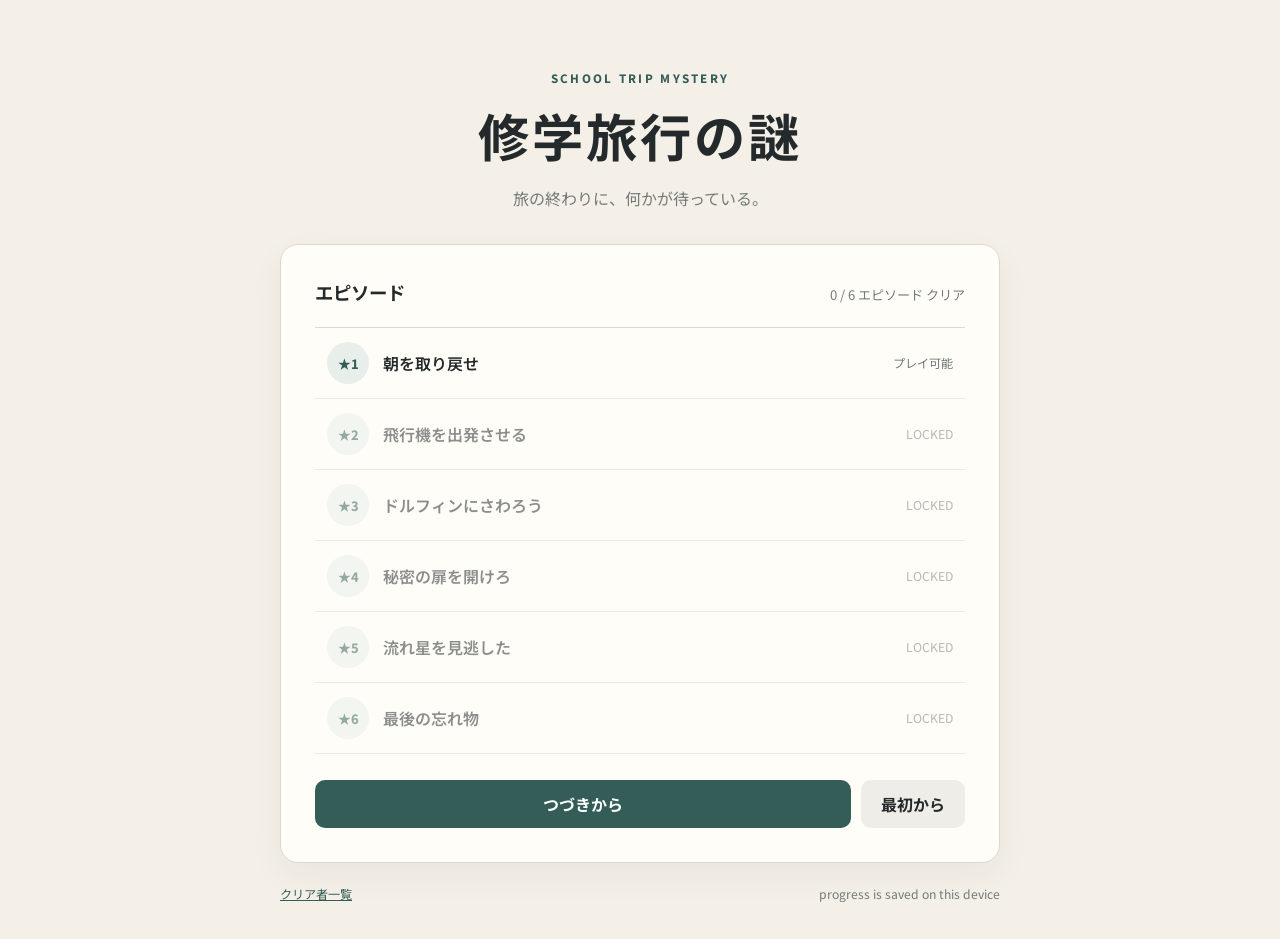
<file: index.html>
<!DOCTYPE html>
<html lang="ja">
 <head>
  <meta charset="utf-8"/>
  <meta content="width=device-width, initial-scale=1" name="viewport"/>
  <meta content="#f4f0e8" name="theme-color"/>
  <title>
   修学旅行の謎
  </title>
  <link href="css/common.css" rel="stylesheet"/>
  <script defer="" src="js/common.js">
  </script>
 </head>
 <body data-page="top">
  <main class="top-shell">
   <header class="top-header">
    <p class="eyebrow">
     SCHOOL TRIP MYSTERY
    </p>
    <h1>
     修学旅行の謎
    </h1>
    <p class="lead">
     旅の終わりに、何かが待っている。
    </p>
   </header>
   <section class="panel">
    <div class="section-heading">
     <h2>
      エピソード
     </h2>
     <p class="muted" id="progress-summary">
      進行状況を読み込み中&hellip;
     </p>
    </div>
    <ol class="episode-list" id="episode-list">
    </ol>
    <div class="top-actions">
     <button class="button button-primary" id="continue-button" type="button">
      つづきから
     </button>
     <button class="button button-quiet" id="restart-button" type="button">
      最初から
     </button>
    </div>
   </section>
   <footer class="top-footer">
    <span aria-label="クリア者一覧（準備中）">
    <a href="./clearers.html">クリア者一覧</a>
    </span>
    <span>
     progress is saved on this device
    </span>
   </footer>
  </main>
 </body>
</html>
</file>
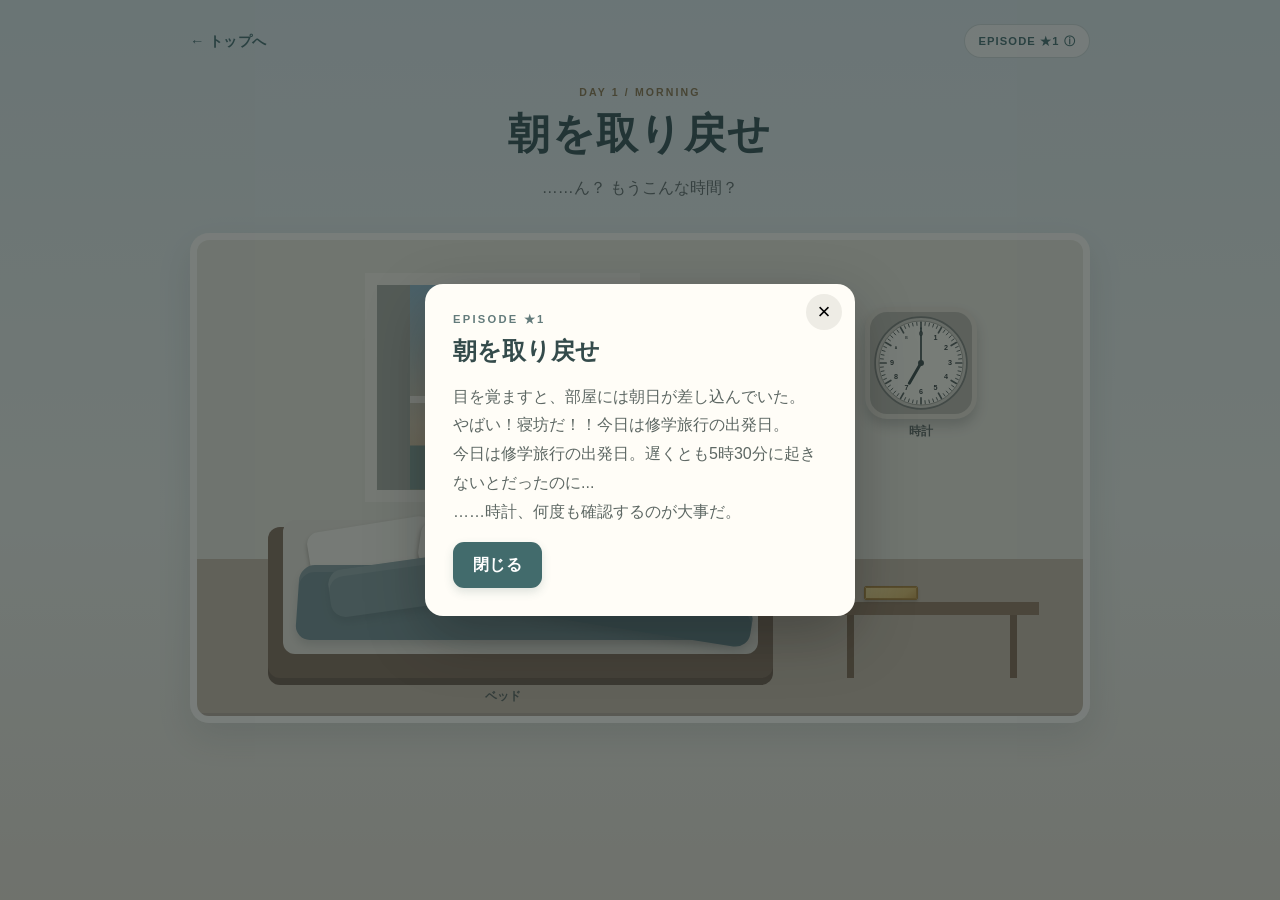
<file: 01/index.html>
<!DOCTYPE html>
<html lang="ja">
 <head>
  <meta charset="utf-8"/>
  <meta content="width=device-width,initial-scale=1" name="viewport"/>
  <title>
   &starf;1 朝を取り戻せ
  </title>
  <link href="../css/common.css" rel="stylesheet"/>
  <link href="../css/episode01.css" rel="stylesheet"/>
  <link href="../css/theme.css" rel="stylesheet"/>
  <script defer="" src="../js/common.js">
  </script>
  <script defer="" src="../js/story-text.js">
  </script>
  <script defer="" src="../js/episode01.js">
  </script>
 </head>
 <body data-episode="1">
  <main class="room-shell">
   <header class="room-header">
    <a class="back-link" href="../index.html">
     &larr; トップへ
    </a>
    <button class="episode-chip" id="episode-open">
     EPISODE &starf;1 ⓘ
    </button>
   </header>
   <section class="room-intro">
    <p class="room-kicker">
     DAY 1 / MORNING
    </p>
    <h1>
     朝を取り戻せ
    </h1>
    <p>
     &hellip;&hellip;ん？ もうこんな時間？
    </p>
   </section>
   <section class="bedroom">
    <div class="window-scene" id="window-scene">
     <div class="sun">
     </div>
     <div class="distant-building">
     </div>
     <div class="window-mullion vertical">
     </div>
     <div class="window-mullion horizontal">
     </div>
     <div class="curtain curtain-left">
     </div>
     <div class="curtain curtain-right">
     </div>
    </div>
    <button aria-label="時計を見る" class="room-object clock-object" id="clock-object">
     <span class="clock-body">
      <svg class="clock-face" viewbox="0 0 240 240">
       <circle class="clock-rim" cx="120" cy="120" r="108">
       </circle>
       <circle class="clock-dial" cx="120" cy="120" r="99">
       </circle>
       <g class="ticks">
       </g>
       <g class="numbers">
       </g>
       <line class="hour-hand" x1="120" x2="120" y1="120" y2="65">
       </line>
       <line class="minute-hand" x1="120" x2="120" y1="120" y2="38">
       </line>
       <circle class="clock-pin" cx="120" cy="120" r="7">
       </circle>
      </svg>
     </span>
     <span class="object-hint">
      時計
     </span>
    </button>
    <button aria-label="ベッド" class="room-object bed-object" id="bed-object">
     <span class="bed-frame">
     </span>
     <span class="mattress">
     </span>
     <span class="pillow p1">
     </span>
     <span class="pillow p2">
     </span>
     <span class="blanket b1">
     </span>
     <span class="blanket b2">
     </span>
     <span class="blanket b3">
     </span>
     <span class="bed-hint">
      ベッド
     </span>
    </button>
    <div class="desk-object">
     <div class="desk-top">
     </div>
     <div class="desk-leg">
     </div>
     <button aria-label="机の上の黄色い箱" class="book book-one gold-box" id="gold-box" type="button">
      <span aria-hidden="true" class="gold-box-lid">
      </span>
     </button>
    </div>
    <div class="floor-line">
    </div>
   </section>
   <section class="status-row">
    <div>
     <span class="status-label">
      TIME
     </span>
     <strong id="status-time">
      7:00
     </strong>
    </div>
    <p id="status-message">
     どうやら、寝過ごしてしまったらしい。
    </p>
   </section>
   <section class="interaction-panel">
    <p class="panel-eyebrow">
     ROOM
    </p>
    <p>
     部屋の中は静まり返っている。
    </p>
   </section>
   <footer class="room-footer">
    <span>
     気になるところを調べてみよう。
    </span>
    <span>
     進行状況は自動保存されます
    </span>
   </footer>
  </main>
  <div class="modal-backdrop" id="episode-modal">
   <section class="object-modal">
    <button class="modal-close" id="episode-close">
     &times;
    </button>
    <p class="panel-eyebrow">
     EPISODE &starf;1
    </p>
    <h2>
     朝を取り戻せ
    </h2>
    <p class="modal-description">
     目を覚ますと、部屋には朝日が差し込んでいた。
     <br/>
     やばい！寝坊だ！！今日は修学旅行の出発日。
     <br/>
     今日は修学旅行の出発日。遅くとも5時30分に起きないとだったのに...
     <br/>
     &hellip;&hellip;時計、何度も確認するのが大事だ。
    </p>
    <button class="button button-primary" id="episode-start">
     閉じる
    </button>
   </section>
  </div>
  <div class="modal-backdrop" hidden="" id="clock-modal">
   <section class="object-modal clock-zoom">
    <button class="modal-close" id="clock-close">
     &times;
    </button>
    <svg class="clock-face clock-face-large" viewbox="0 0 240 240">
     <circle class="clock-rim" cx="120" cy="120" r="108">
     </circle>
     <circle class="clock-dial" cx="120" cy="120" r="99">
     </circle>
     <g class="ticks">
     </g>
     <g class="numbers">
     </g>
     <line class="hour-hand" x1="120" x2="120" y1="120" y2="65">
     </line>
     <line class="minute-hand" x1="120" x2="120" y1="120" y2="38">
     </line>
     <circle class="clock-pin" cx="120" cy="120" r="7">
     </circle>
    </svg>
    <div class="clock-arrows" hidden="" id="clock-arrows">
     <button aria-label="10分戻す" class="arrow-button" id="time-back">
      ◁
     </button>
     <button aria-label="10分進める" class="arrow-button" id="time-forward">
      ▷
     </button>
    </div>
   </section>
  </div>
  <div class="modal-backdrop" hidden="" id="success-modal">
   <section class="object-modal message-dialog">
    <p class="panel-eyebrow">
     &hellip;朝を取り戻した！
    </p>
    <h2>
     間に合う！！
    </h2>
    <p class="modal-description">
     急げ！！
    </p>
    <button class="button button-primary" id="success-close">
     閉じる
    </button>
   </section>
  </div>
  <div class="modal-backdrop" hidden="" id="clear-modal">
   <section class="object-modal message-dialog">
    <p class="panel-eyebrow">
     CLEAR
    </p>
    <h2>
     クリア！
    </h2>
    <p>
     次に進む
    </p>
    <button class="button button-primary" id="clear-next">
     次に進む
    </button>
   </section>
  </div>
  <div class="modal-backdrop" hidden="" id="bed-modal">
   <section class="object-modal bed-zoom">
    <button class="modal-close" id="bed-close">
     &times;
    </button>
    <div class="topdown-bed" id="topdown-bed">
     <div class="topdown-pillow">
     </div>
     <div class="topdown-blanket" id="topdown-blanket">
     </div>
     <span class="topdown-letter">
      ハ
     </span>
    </div>
   </section>
  </div>
  <div class="modal-backdrop" hidden="" id="boarding-pass-modal">
   <section class="object-modal ticket-found-modal">
    <button aria-label="閉じる" class="modal-close" id="boarding-pass-close" type="button">
     &times;
    </button>
    <p class="panel-eyebrow">
     FOUND
    </p>
    <h2>
     搭乗券を見つけた！
    </h2>
    <p class="modal-description" id="boarding-pass-description">
     黄色い箱の中に、帰りの飛行機の搭乗券が入っていた。
    </p>
    <div aria-label="架空の航空会社の搭乗券" class="boarding-ticket" role="img">
     <div class="ticket-main">
      <div class="ticket-brand">
       SORA AIR
       <span>
        BOARDING PASS
       </span>
      </div>
      <div class="ticket-route">
       <div>
        <small>
         FROM
        </small>
        <strong>
         ISG
        </strong>
        <span>
         石垣
        </span>
       </div>
       <b>
        ✈
       </b>
       <div>
        <small>
         TO
        </small>
        <strong>
         UKB
        </strong>
        <span>
         神戸
        </span>
       </div>
      </div>
      <div class="ticket-details">
       <div>
        <small>
         FLIGHT
        </small>
        <b>
         SA 206
        </b>
       </div>
       <div>
        <small>
         GATE
        </small>
        <b>
         08
        </b>
       </div>
       <div>
        <small>
         SEAT
        </small>
        <b>
         18A
        </b>
       </div>
      </div>
     </div>
     <div class="ticket-stub">
      <div aria-hidden="true" class="ticket-qr">
      </div>
      <small>
       KEEP THIS PASS
      </small>
     </div>
    </div>
    <p class="ticket-note">
     これで帰りの飛行機に乗れる&hellip;&hellip;はずだ。
    </p>
    <button class="button button-primary" id="boarding-pass-close-button" type="button">
     閉じる
    </button>
   </section>
  </div>
 </body>
</html>
</file>
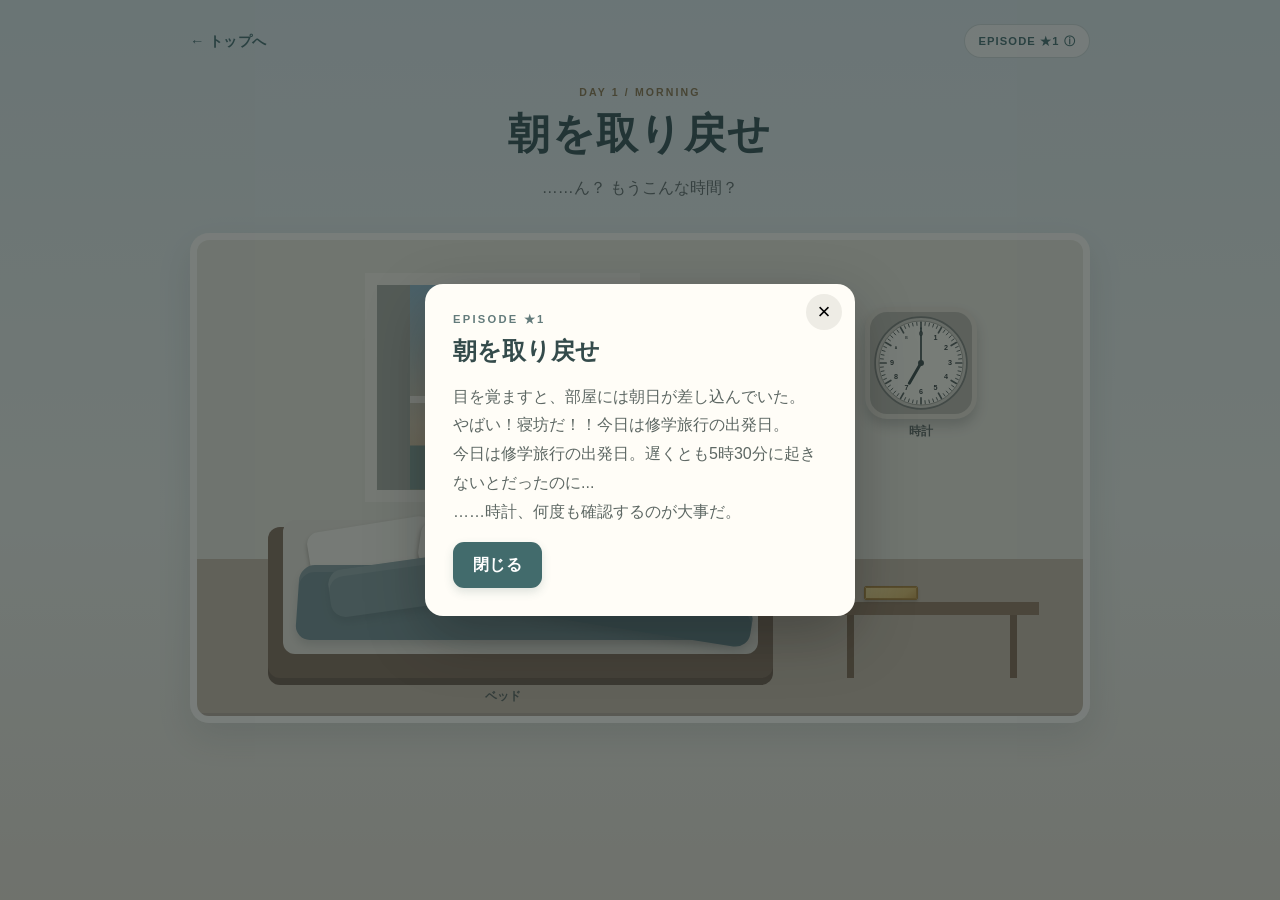
<file: 02/index.html>
<!DOCTYPE html>
<html lang="ja">
 <head>
  <meta charset="utf-8"/>
  <meta content="width=device-width, initial-scale=1" name="viewport"/>
  <meta content="#e8f0f3" name="theme-color"/>
  <title>
   &starf;2 飛行機を出発させる｜修学旅行の謎
  </title>
  <link href="../css/common.css" rel="stylesheet"/>
  <link href="../css/episode02.css" rel="stylesheet"/>
  <link href="../css/theme.css" rel="stylesheet"/>
  <script defer="" src="../js/common.js">
  </script>
  <script defer="" src="../js/episode02.js">
  </script>
 </head>
 <body data-episode="2">
  <main class="airport-shell">
   <header class="airport-header">
    <a class="back-link" href="../index.html">
     &larr; トップへ
    </a>
    <button class="episode-chip" id="episode-open" type="button">
     EPISODE &starf;2 ⓘ
    </button>
   </header>
   <section class="airport-heading">
    <p class="airport-kicker">
     DAY 1 / DEPARTURE
    </p>
    <h1>
     飛行機を出発させる
    </h1>
    <p>
     滑走路の先で、大きな飛行機が止まっている。
    </p>
   </section>
   <section aria-label="空港の滑走路" class="airport-view">
    <div class="sky-glow">
    </div>
    <div class="distant-cloud cloud-one">
    </div>
    <div class="distant-cloud cloud-two">
    </div>
    <div class="distant-horizon">
    </div>
    <div class="runway">
     <div class="runway-edge runway-edge-left">
     </div>
     <div class="runway-edge runway-edge-right">
     </div>
     <div class="runway-centerline">
     </div>
     <div class="runway-number">
      25
     </div>
    </div>
    <div aria-hidden="true" class="traffic-plane" id="traffic-plane">
     <svg viewbox="0 0 120 52">
      <path d="M4 25 L48 21 L67 3 Q70 1 73 4 L65 21 L105 23 Q116 24 116 27 Q116 30 105 30 L65 31 L74 47 Q71 50 67 47 L48 31 L4 29 Q0 28 0 27 Q0 26 4 25Z">
      </path>
     </svg>
    </div>
    <div class="main-plane-wrap" id="main-plane-wrap">
     <div class="plane-shadow">
     </div>
     <svg aria-label="滑走路に止まっている旅客機" class="main-plane" id="main-plane" role="img" viewbox="0 0 600 210">
      <defs>
       <lineargradient id="fuselage" x1="0" x2="0" y1="0" y2="1">
        <stop offset="0" stop-color="#ffffff">
        </stop>
        <stop offset=".58" stop-color="#edf2f3">
        </stop>
        <stop offset="1" stop-color="#c5d0d3">
        </stop>
       </lineargradient>
       <lineargradient id="wing" x1="0" x2="0" y1="0" y2="1">
        <stop offset="0" stop-color="#dce5e8">
        </stop>
        <stop offset="1" stop-color="#a4b3b8">
        </stop>
       </lineargradient>
       <lineargradient id="engine" x1="0" x2="0" y1="0" y2="1">
        <stop offset="0" stop-color="#83969d">
        </stop>
        <stop offset="1" stop-color="#40545c">
        </stop>
       </lineargradient>
      </defs>
      <!-- far wing, seen from the side -->
      <path d="M255 105 L330 76 Q343 72 354 78 L390 105 L362 113 L300 111Z" fill="url(#wing)" stroke="#9eafb5" stroke-width="2">
      </path>
      <!-- tailplane and vertical fin -->
      <path d="M82 105 L30 87 Q24 84 29 80 L111 98 L139 101 L139 116 L108 119 L30 140 Q24 137 30 132 L82 113Z" fill="url(#wing)" stroke="#9eafb5" stroke-width="2">
      </path>
      <path d="M91 102 L69 38 Q67 31 76 34 L139 94 L154 101 L154 118 L130 121 L76 158 Q68 161 70 153 L91 114Z" fill="#d6e0e3" stroke="#9eafb5" stroke-width="2">
      </path>
      <!-- near wing -->
      <path d="M260 113 L351 127 Q364 130 370 140 L382 157 Q378 164 367 160 L252 126Z" fill="url(#wing)" stroke="#9eafb5" stroke-width="2">
      </path>
      <!-- engines -->
      <path d="M292 132 Q309 122 333 130 Q347 135 344 148 Q340 160 316 157 L293 149Z" fill="url(#engine)" stroke="#52666d" stroke-width="2">
      </path>
      <ellipse cx="338" cy="144" fill="#263b43" rx="5" ry="9">
      </ellipse>
      <!-- fuselage: nose points right -->
      <path d="M28 109 Q42 84 94 84 L527 84 Q563 88 582 106 Q567 130 527 134 L94 134 Q43 132 28 109Z" fill="url(#fuselage)" stroke="#9aaab0" stroke-width="2">
      </path>
      <path d="M45 101 Q65 90 105 90 L521 90" fill="none" opacity=".9" stroke="#fff" stroke-width="3">
      </path>
      <!-- cockpit and passenger windows -->
      <path d="M542 91 Q565 97 576 107 Q566 121 542 127 L528 122 L531 96Z" fill="#4f6c7b">
      </path>
      <g fill="#66818e">
       <rect height="6" rx="2" width="9" x="160" y="94">
       </rect>
       <rect height="6" rx="2" width="9" x="181" y="94">
       </rect>
       <rect height="6" rx="2" width="9" x="202" y="94">
       </rect>
       <rect height="6" rx="2" width="9" x="223" y="94">
       </rect>
       <rect height="6" rx="2" width="9" x="244" y="94">
       </rect>
       <rect height="6" rx="2" width="9" x="265" y="94">
       </rect>
       <rect height="6" rx="2" width="9" x="286" y="94">
       </rect>
       <rect height="6" rx="2" width="9" x="307" y="94">
       </rect>
       <rect height="6" rx="2" width="9" x="328" y="94">
       </rect>
       <rect height="6" rx="2" width="9" x="349" y="94">
       </rect>
       <rect height="6" rx="2" width="9" x="370" y="94">
       </rect>
       <rect height="6" rx="2" width="9" x="391" y="94">
       </rect>
       <rect height="6" rx="2" width="9" x="412" y="94">
       </rect>
       <rect height="6" rx="2" width="9" x="433" y="94">
       </rect>
       <rect height="6" rx="2" width="9" x="454" y="94">
       </rect>
       <rect height="6" rx="2" width="9" x="475" y="94">
       </rect>
      </g>
      <path d="M104 128 L520 128" opacity=".55" stroke="#477e8c" stroke-width="2">
      </path>
      <!-- the hidden character is a large painted fuselage marking -->
      <g aria-hidden="true" class="plane-letter" id="plane-letter">
       <path d="M365 108 L374 108 L366 126 L357 126Z" fill="#d5a94f">
       </path>
       <path d="M377 108 L384 108 L376 126 L369 126Z" fill="#4f7f91" opacity=".9">
       </path>
       <text text-anchor="middle" x="416" y="126">
        ノ
       </text>
      </g>
      <!-- landing gear touching the runway -->
      <path d="M180 133 L180 160 M180 151 L170 158 M380 133 L380 160 M380 151 L390 158" fill="none" stroke="#566970" stroke-linecap="round" stroke-width="4">
      </path>
      <circle cx="170" cy="165" fill="#34444a" r="7">
      </circle>
      <circle cx="188" cy="165" fill="#34444a" r="7">
      </circle>
      <circle cx="380" cy="165" fill="#34444a" r="7">
      </circle>
      <circle cx="398" cy="165" fill="#34444a" r="7">
      </circle>
     </svg>
    </div>
    <div class="airport-marking">
     KOBE  &middot;  DEPARTURE
    </div>
   </section>
   <section class="airport-status">
    <div class="status-light">
     <span class="light-dot" id="status-dot">
     </span>
     <span id="status-label">
      待機中
     </span>
    </div>
    <p id="status-message">
     エンジンは動いているのに、初速が足りない。
    </p>
   </section>
   <section aria-live="polite" class="airport-controls">
    <button class="button button-primary" hidden="" id="motion-start" type="button">
     センサーを再試行
    </button>
    <p aria-live="polite" id="motion-help">
    </p>
    <button class="manual-accelerate" hidden="" id="manual-accelerate" type="button">
     出発させる
    </button>
   </section>
   <footer class="airport-footer">
    <span>
     空の様子が、どこか気になる。
    </span>
    <span>
     進行状況は自動保存されます
    </span>
   </footer>
  </main>
  <div class="modal-backdrop" id="episode-modal">
   <section class="object-modal">
    <button aria-label="閉じる" class="modal-close" id="episode-close" type="button">
     &times;
    </button>
    <p class="panel-eyebrow">
     EPISODE &starf;2
    </p>
    <h2>
     飛行機を出発させる
    </h2>
    <p class="modal-description">
     飛行機の準備はできているらしい。
     <br/>
     手を思い切り振って、しゅっぱーつ！
     <br/>
     ところが、初速が足りず出発できないという。
     <br/>
     誰か、強力な力で飛行機を吹き飛ばしてくれないかな？
    </p>
    <button class="button button-primary" id="episode-start" type="button">
     閉じる
    </button>
   </section>
  </div>
  <div class="modal-backdrop" hidden="" id="depart-modal">
   <section class="object-modal message-dialog">
    <p class="panel-eyebrow">
     TAKE OFF
    </p>
    <h2>
     出発した！
    </h2>
    <p>
     飛行機は勢いよく滑走路を進み、空へ飛び立った。
    </p>
    <button class="button button-primary" id="depart-close" type="button">
     次へ
    </button>
   </section>
  </div>
  <div class="modal-backdrop" hidden="" id="clear-modal">
   <section class="object-modal message-dialog">
    <p class="panel-eyebrow">
     CLEAR
    </p>
    <h2>
     クリア！
    </h2>
    <p>
     次に進む
    </p>
    <button class="button button-primary" id="clear-next" type="button">
     次に進む
    </button>
   </section>
  </div>
 </body>
</html>
</file>
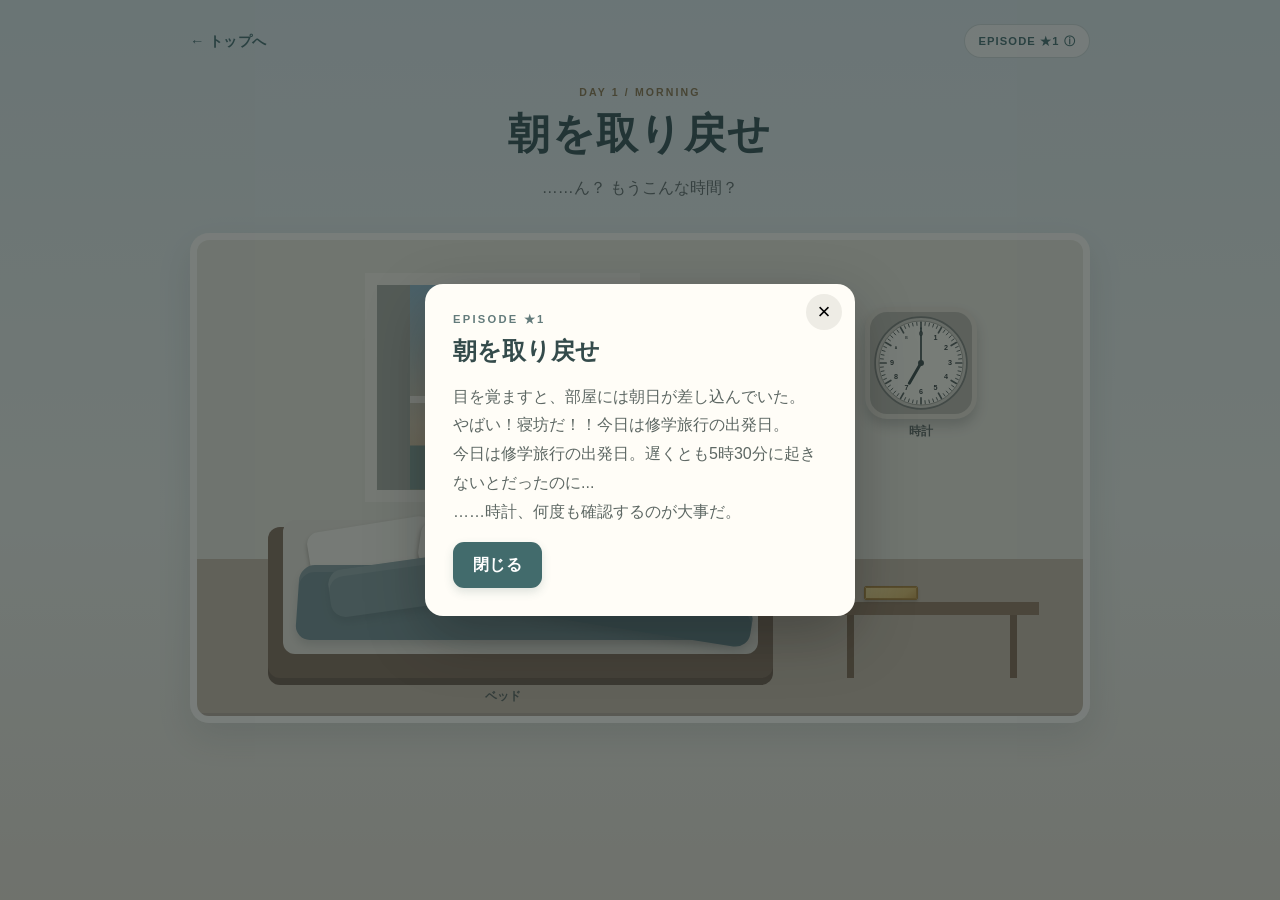
<file: 03/index.html>
<!DOCTYPE html>
<html lang="ja">
 <head>
  <meta charset="utf-8"/>
  <meta content="width=device-width, initial-scale=1" name="viewport"/>
  <meta content="#e7f2f2" name="theme-color"/>
  <title>
   &starf;3 ドルフィンにさわろう｜修学旅行の謎
  </title>
  <link href="../css/common.css" rel="stylesheet"/>
  <link href="../css/episode03.css" rel="stylesheet"/>
  <link href="../css/theme.css" rel="stylesheet"/>
  <script defer="" src="../js/common.js">
  </script>
  <script defer="" src="../js/episode03.js">
  </script>
 </head>
 <body data-episode="3">
  <main class="dolphin-shell">
   <header class="dolphin-header">
    <a class="back-link" href="../index.html">
     &larr; トップへ
    </a>
    <button class="episode-chip" id="episode-open" type="button">
     EPISODE &starf;3 ⓘ
    </button>
   </header>
   <section class="dolphin-heading">
    <p class="dolphin-kicker">
     DAY 1 / OCEAN
    </p>
    <h1>
     ドルフィンにさわろう
    </h1>
    <p>
     海面のどこかから、イルカが顔を出す。
    </p>
   </section>
   <section aria-label="イルカが現れる海" class="ocean-stage" id="ocean-stage">
    <div class="ocean-sunlight">
    </div>
    <div class="ocean-horizon">
    </div>
    <div class="ocean-ripple ripple-a">
    </div>
    <div class="ocean-ripple ripple-b">
    </div>
    <div class="ocean-ellipse" id="ocean-ellipse">
     <div class="ocean-inner">
     </div>
     <div class="dolphin-spots" id="dolphin-spots">
     </div>
     <div class="dolphin-splash" id="dolphin-splash">
      <svg aria-label="イルカ" class="dolphin-art" role="img" viewbox="0 0 190 130">
       <path class="dolphin-tail" d="M35 83 Q17 68 8 53 Q27 56 43 69 Q39 48 49 36 Q55 59 54 78Z">
       </path>
       <path class="dolphin-body" d="M34 83 C49 62 66 35 99 26 C124 19 148 30 159 48 L181 48 Q187 49 181 55 L160 65 C153 88 133 101 108 98 C83 95 66 79 51 84 L39 105 Q34 111 31 103 L39 84Z">
       </path>
       <path class="dolphin-fin" d="M91 31 Q95 9 116 5 Q112 25 103 35Z">
       </path>
       <path class="dolphin-fin" d="M102 91 Q116 111 139 108 Q126 91 117 85Z">
       </path>
       <path class="dolphin-belly" d="M72 76 Q104 88 151 66 Q145 91 119 95 Q93 97 72 76Z">
       </path>
       <circle class="dolphin-eye" cx="145" cy="49" r="4">
       </circle>
       <path class="dolphin-smile" d="M157 64 Q169 67 178 59">
       </path>
       <path class="dolphin-shine" d="M71 56 Q91 34 117 33">
       </path>
      </svg>
     </div>
    </div>
    <section aria-live="polite" class="dolphin-talk" hidden="" id="dolphin-talk">
     <div class="talk-bubble">
      <p id="talk-message">
       次の3回はどこから出てくるか、あててみて！
      </p>
      <button class="button button-primary" hidden="" id="retry-button" type="button">
       もう一度チャレンジする
      </button>
     </div>
    </section>
    <div aria-hidden="true" class="ocean-bubbles">
     <i>
     </i>
     <i>
     </i>
     <i>
     </i>
     <i>
     </i>
     <i>
     </i>
    </div>
   </section>
   <section class="dolphin-status">
    <p class="status-step" id="status-step">
     OBSERVATION
    </p>
    <p aria-live="polite" id="status-message">
     海をよく見てみよう。
    </p>
    <div class="observation-count" id="observation-count">
     <span>
     </span>
     <span>
     </span>
     <span>
     </span>
    </div>
   </section>
  </main>
  <div class="modal-backdrop" id="episode-modal">
   <section class="object-modal">
    <button aria-label="閉じる" class="modal-close" id="episode-close" type="button">
     &times;
    </button>
    <p class="panel-eyebrow">
     EPISODE &starf;3
    </p>
    <h2>
     ドルフィンにさわろう
    </h2>
    <p class="modal-description">
     海の中から、イルカの声が聞こえる。
     <br/>
     <span class="dolphin-call">
      <span>
       キ
      </span>
      ュー！
     </span>
     <br/>
     イルカは元気に水をパシャパシャかけあわせている。
     <br/>
     どうやら、遊んでほしいみたい。一緒に遊ぶ責 任があるかもしれない。
    </p>
    <button class="button button-primary" id="episode-start" type="button">
     海をのぞく
    </button>
   </section>
  </div>
  <div class="modal-backdrop" hidden="" id="clear-modal">
   <section class="object-modal message-dialog">
    <p class="panel-eyebrow">
     CLEAR
    </p>
    <h2>
     クリア！
    </h2>
    <p>
     次に進む
    </p>
    <button class="button button-primary" id="clear-next" type="button">
     次に進む
    </button>
   </section>
  </div>
 </body>
</html>
</file>
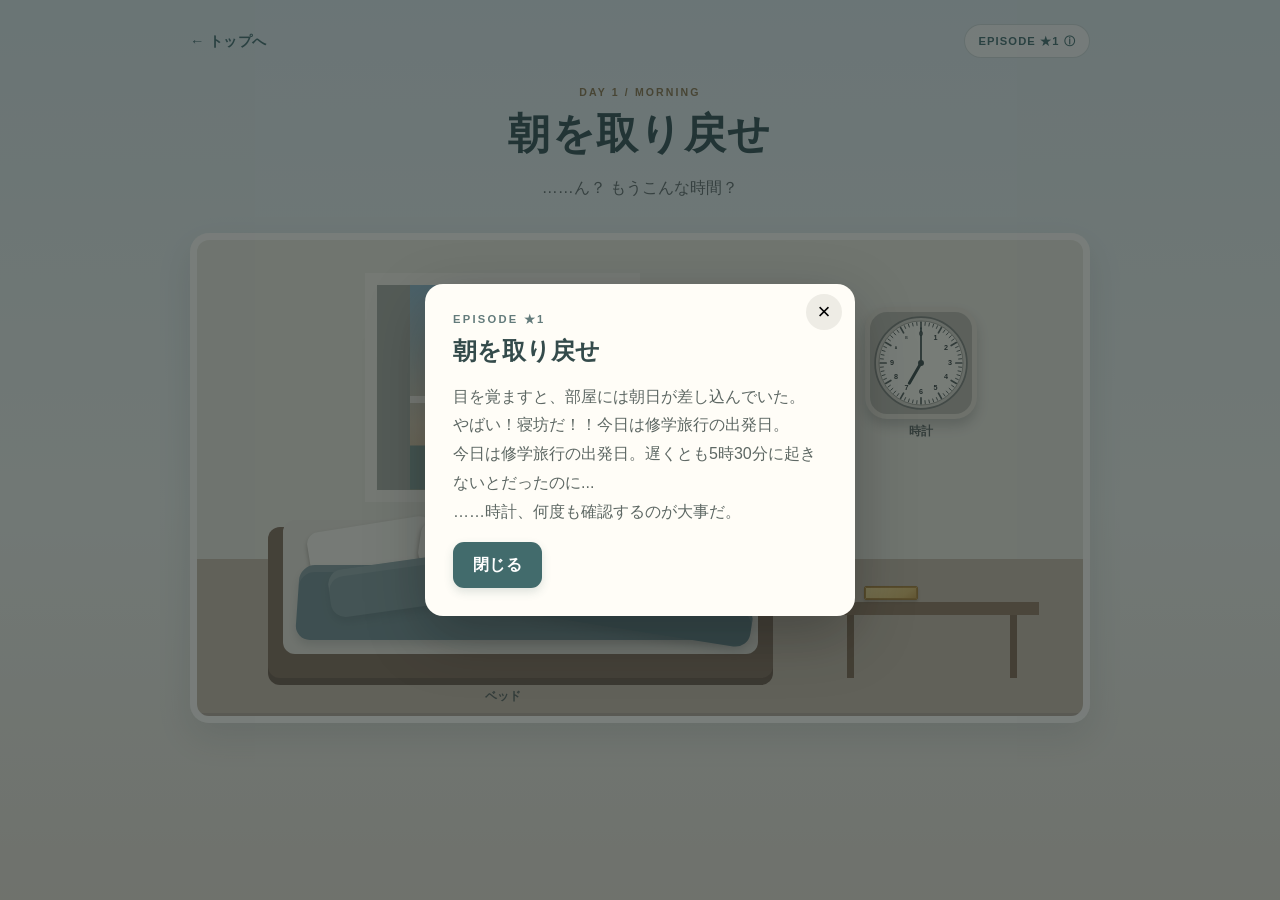
<file: 04/index.html>
<!DOCTYPE html>
<html lang="ja">
 <head>
  <meta charset="utf-8"/>
  <meta content="width=device-width, initial-scale=1" name="viewport"/>
  <meta content="#f4f0e8" name="theme-color"/>
  <title>
   &starf;4 秘密の扉を開けよう｜修学旅行の謎
  </title>
  <link href="../css/common.css" rel="stylesheet"/>
  <link href="../css/episode04.css" rel="stylesheet"/>
  <link href="../css/theme.css" rel="stylesheet"/>
  <script defer="" src="../js/common.js">
  </script>
  <script defer="" src="../js/episode04.js">
  </script>
 </head>
 <body data-episode="4">
  <main class="hotel-shell">
   <header class="hotel-header">
    <a class="back-link" href="../index.html">
     &larr; トップへ
    </a>
    <button class="episode-chip" id="episode-open" type="button">
     EPISODE &starf;4 ⓘ
    </button>
   </header>
   <section class="hotel-heading">
    <p class="hotel-kicker">
     DAY 2 / HOTEL ROOM
    </p>
    <h1 data-episode-title="">
     秘密の扉を開けよう
    </h1>
    <p>
     ホテルの部屋の壁に、重厚な額縁の絵画が掛けられている。
    </p>
   </section>
   <section aria-label="ホテルの客室の壁" class="room-stage" id="room-stage">
    <div aria-hidden="true" class="wallpaper-pattern">
    </div>
    <div aria-hidden="true" class="wall-sconce wall-sconce-left">
    </div>
    <div aria-hidden="true" class="wall-sconce wall-sconce-right">
    </div>
    <div aria-hidden="true" class="wall-wainscot">
    </div>
    <!-- 壁に埋め込まれた隠し空間 -->
    <div aria-label="壁の隠し空間" class="secret-niche" id="secret-niche">
     <div class="niche-recess">
      <div class="niche-backwall">
       <span aria-label="壁に刻まれた文字" class="hidden-katakana" id="hidden-katakana">
        ン
       </span>
      </div>
      <div aria-hidden="true" class="niche-shelf">
      </div>
      <!-- 金色のシーサー置物 -->
      <button aria-label="金色のシーサーの置物" class="golden-shisa" id="golden-shisa" type="button">
       <svg aria-hidden="true" class="shisa-svg" role="img" viewbox="0 0 180 180">
        <defs>
         <lineargradient id="goldMain" x1="0%" x2="100%" y1="0%" y2="100%">
          <stop offset="0%" stop-color="#fff3b8">
          </stop>
          <stop offset="28%" stop-color="#e8be52">
          </stop>
          <stop offset="65%" stop-color="#b98622">
          </stop>
          <stop offset="100%" stop-color="#7c520d">
          </stop>
         </lineargradient>
         <lineargradient id="goldHighlight" x1="15%" x2="85%" y1="0%" y2="100%">
          <stop offset="0%" stop-color="#fffbe0">
          </stop>
          <stop offset="50%" stop-color="#f2cd68">
          </stop>
          <stop offset="100%" stop-color="#9e6d16">
          </stop>
         </lineargradient>
         <lineargradient id="goldShadow" x1="0%" x2="0%" y1="0%" y2="100%">
          <stop offset="0%" stop-color="#8c5f14">
          </stop>
          <stop offset="100%" stop-color="#4e3206">
          </stop>
         </lineargradient>
        </defs>
        <!-- 台座 -->
        <rect fill="url(#goldShadow)" height="16" rx="5" stroke="#5b3b09" stroke-width="2" width="128" x="26" y="148">
        </rect>
        <rect fill="url(#goldMain)" height="9" rx="3" stroke="#6e480d" stroke-width="1.5" width="116" x="32" y="142">
        </rect>
        <!-- 尻尾・たてがみ背面 -->
        <path d="M126 138 C154 134, 162 104, 146 84 C138 74, 128 82, 134 94 C140 106, 132 118, 122 122 Z" fill="url(#goldMain)" stroke="#6e480d" stroke-width="2">
        </path>
        <!-- 胴体 -->
        <path d="M52 142 C48 116, 56 92, 74 84 L112 84 C128 92, 134 116, 128 142 Z" fill="url(#goldMain)" stroke="#6e480d" stroke-width="2">
        </path>
        <!-- 前足 -->
        <path d="M58 104 C50 116, 50 132, 54 142 L70 142 C68 128, 70 116, 74 106 Z" fill="url(#goldHighlight)" stroke="#6e480d" stroke-width="1.8">
        </path>
        <path d="M122 104 C130 116, 130 132, 126 142 L110 142 C112 128, 110 116, 106 106 Z" fill="url(#goldHighlight)" stroke="#6e480d" stroke-width="1.8">
        </path>
        <!-- 巻き毛のたてがみ -->
        <circle cx="52" cy="64" fill="url(#goldMain)" r="13" stroke="#6e480d" stroke-width="1.8">
        </circle>
        <circle cx="128" cy="64" fill="url(#goldMain)" r="13" stroke="#6e480d" stroke-width="1.8">
        </circle>
        <circle cx="60" cy="42" fill="url(#goldMain)" r="12" stroke="#6e480d" stroke-width="1.8">
        </circle>
        <circle cx="120" cy="42" fill="url(#goldMain)" r="12" stroke="#6e480d" stroke-width="1.8">
        </circle>
        <circle cx="90" cy="34" fill="url(#goldHighlight)" r="14" stroke="#6e480d" stroke-width="1.8">
        </circle>
        <!-- 頭部 -->
        <rect fill="url(#goldHighlight)" height="52" rx="22" stroke="#6e480d" stroke-width="2.2" width="68" x="56" y="42">
        </rect>
        <!-- 耳 -->
        <path d="M56 50 L42 34 L62 42 Z" fill="url(#goldMain)" stroke="#6e480d" stroke-width="1.8">
        </path>
        <path d="M124 50 L138 34 L118 42 Z" fill="url(#goldMain)" stroke="#6e480d" stroke-width="1.8">
        </path>
        <!-- 眉と目 -->
        <path d="M64 56 Q74 48 84 56" fill="none" stroke="#5b3b09" stroke-linecap="round" stroke-width="3">
        </path>
        <path d="M96 56 Q106 48 116 56" fill="none" stroke="#5b3b09" stroke-linecap="round" stroke-width="3">
        </path>
        <circle cx="74" cy="63" fill="#3c2404" r="5.5">
        </circle>
        <circle cx="106" cy="63" fill="#3c2404" r="5.5">
        </circle>
        <circle cx="72.5" cy="61.5" fill="#fffbe0" r="1.8">
        </circle>
        <circle cx="104.5" cy="61.5" fill="#fffbe0" r="1.8">
        </circle>
        <!-- 鼻と口（阿吽の阿） -->
        <ellipse cx="90" cy="70" fill="url(#goldShadow)" rx="8" ry="5.5">
        </ellipse>
        <path d="M68 79 Q90 95 112 79 Q106 94 90 94 Q74 94 68 79 Z" fill="#4e3206">
        </path>
        <polygon fill="#fffbe0" points="73,80 77,87 80,80">
        </polygon>
        <polygon fill="#fffbe0" points="107,80 103,87 100,80">
        </polygon>
        <!-- ハイライト光沢 -->
        <path d="M70 46 Q90 40 110 46" fill="none" opacity="0.75" stroke="#fffdf0" stroke-linecap="round" stroke-width="2.2">
        </path>
       </svg>
      </button>
     </div>
    </div>
    <!-- 壁に掛けられた絵画 -->
    <div class="painting-wrap" id="painting-wrap">
     <div aria-hidden="true" class="painting-wire">
     </div>
     <div class="painting-frame" id="painting-frame">
      <div class="painting-inner">
       <svg aria-label="南国の海と夕日の絵画" class="painting-art" role="img" viewbox="0 0 320 220">
        <defs>
         <lineargradient id="skyGrad" x1="0" x2="0" y1="0" y2="1">
          <stop offset="0%" stop-color="#3b5875">
          </stop>
          <stop offset="48%" stop-color="#c97d63">
          </stop>
          <stop offset="100%" stop-color="#f2c47c">
          </stop>
         </lineargradient>
         <lineargradient id="seaGrad" x1="0" x2="0" y1="0" y2="1">
          <stop offset="0%" stop-color="#2b6b7c">
          </stop>
          <stop offset="100%" stop-color="#183f4d">
          </stop>
         </lineargradient>
        </defs>
        <rect fill="url(#skyGrad)" height="135" width="320">
        </rect>
        <circle cx="160" cy="106" fill="#fff3cf" opacity="0.9" r="26">
        </circle>
        <path d="M0 118 Q55 96 112 114 T225 112 T320 116 L320 135 L0 135 Z" fill="#2d4854" opacity="0.65">
        </path>
        <rect fill="url(#seaGrad)" height="85" width="320" y="135">
        </rect>
        <ellipse cx="160" cy="144" fill="#ffe7ad" opacity="0.65" rx="44" ry="4">
        </ellipse>
        <ellipse cx="160" cy="156" fill="#ffe7ad" opacity="0.45" rx="28" ry="3">
        </ellipse>
        <path d="M24 220 C26 175, 42 145, 62 126 L70 130 C52 152, 42 180, 40 220 Z" fill="#1b2c33">
        </path>
        <path d="M64 128 Q35 112 14 126 Q38 124 62 132 Z" fill="#1b2c33">
        </path>
        <path d="M65 127 Q48 96 24 98 Q46 106 63 130 Z" fill="#1b2c33">
        </path>
        <path d="M66 127 Q76 94 102 100 Q80 107 68 130 Z" fill="#1b2c33">
        </path>
        <path d="M67 129 Q94 114 112 130 Q88 125 67 132 Z" fill="#1b2c33">
        </path>
       </svg>
      </div>
      <!-- 左右タップ領域 -->
      <button aria-label="絵画の左側を調べる" class="painting-tap-zone tap-left" id="tap-left" type="button">
      </button>
      <button aria-label="絵画の右側を調べる" class="painting-tap-zone tap-right" id="tap-right" type="button">
      </button>
     </div>
    </div>
   </section>
   <section class="hotel-status">
    <p class="status-step" id="status-step">
     ROOM WALL
    </p>
    <p aria-live="polite" id="status-message">
     壁に掛けられた絵画を調べてみよう。
    </p>
   </section>
  </main>
  <!-- 導入ダイアログ -->
  <div class="modal-backdrop" id="episode-modal">
   <section class="object-modal">
    <button aria-label="閉じる" class="modal-close" id="episode-close" type="button">
     &times;
    </button>
    <p class="panel-eyebrow">
     EPISODE &starf;4
    </p>
    <h2>
     秘密の扉を開けよう
    </h2>
    <p class="modal-description">
     ホテルの部屋には、絵画が掛けられていた。
     <br>この絵画の裏には何かが隠されているらしい。
    </p>
    <button class="button button-primary" id="episode-start" type="button">
     絵画を調べる
    </button>
   </section>
  </div>
  <!-- クリア演出 第1段階ダイアログ -->
  <div class="modal-backdrop" hidden="" id="shisa-modal">
   <section class="object-modal message-dialog">
    <p class="panel-eyebrow">
     DISCOVERY
    </p>
    <h2>
     金のシーサーが入っていた！
    </h2>
    <button class="button button-primary" id="shisa-close" type="button">
     閉じる
    </button>
   </section>
  </div>
  <!-- クリア演出 第2段階ダイアログ -->
  <div class="modal-backdrop" hidden="" id="clear-modal">
   <section class="object-modal message-dialog">
    <p class="panel-eyebrow">
     CLEAR
    </p>
    <h2>
     クリア！
    </h2>
    <p class="modal-description">
     次に進む
    </p>
    <button class="button button-primary" id="clear-next" type="button">
     次に進む
    </button>
   </section>
  </div>
 </body>
</html>
</file>
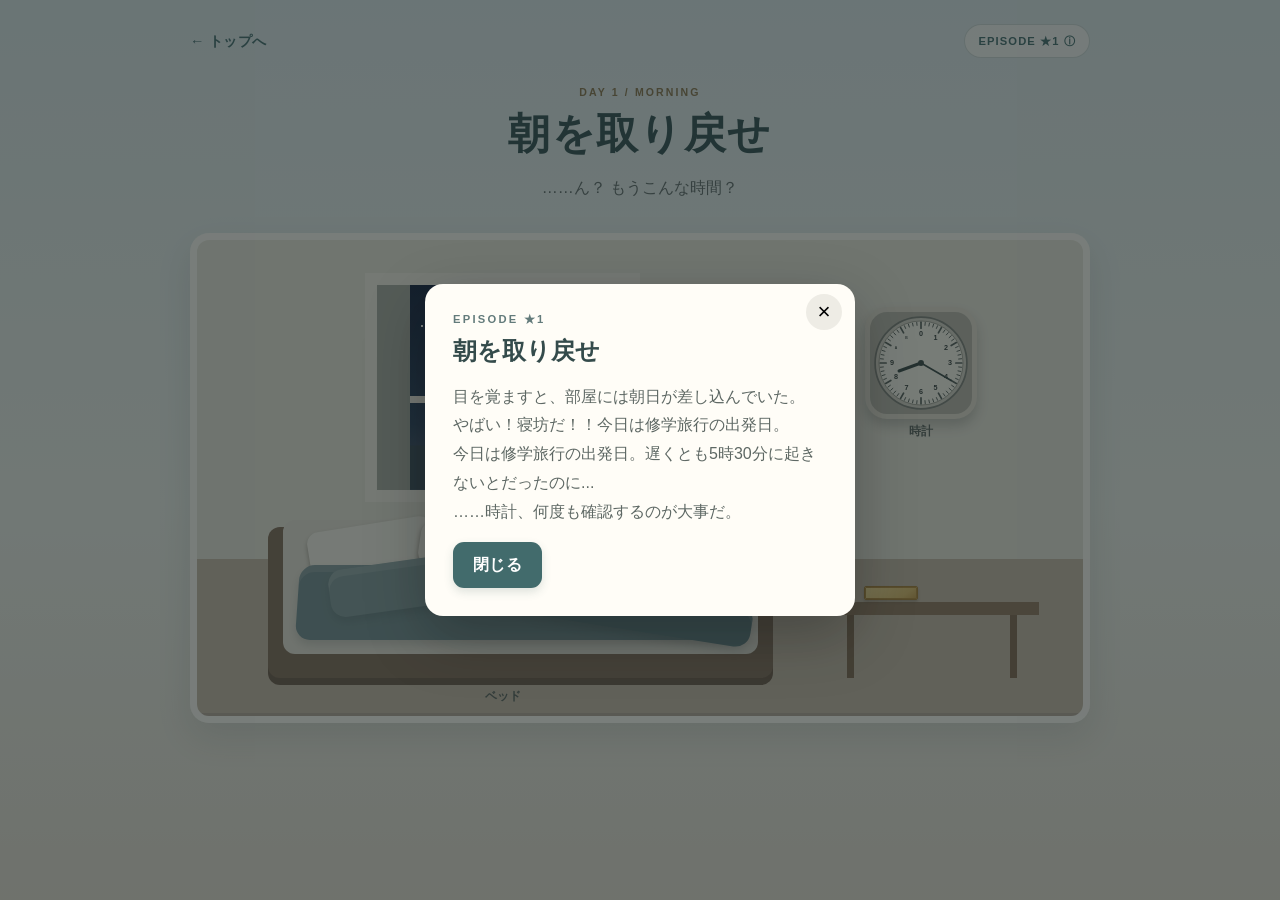
<file: 05/index.html>
<!DOCTYPE html>
<html lang="ja">
 <head>
  <meta charset="utf-8"/>
  <meta content="width=device-width, initial-scale=1" name="viewport"/>
  <meta content="#f4f0e8" name="theme-color"/>
  <title>
   &starf;5 流れ星を見逃した｜修学旅行の謎
  </title>
  <link href="../css/common.css" rel="stylesheet"/>
  <link href="../css/episode05.css" rel="stylesheet"/>
  <link href="../css/theme.css" rel="stylesheet"/>
  <script defer="" src="../js/common.js">
  </script>
  <script defer="" src="../js/episode05.js">
  </script>
 </head>
 <body data-episode="5">
  <main class="episode-shell">
   <div class="episode-topline">
    <a class="back-link" href="../index.html">
     &larr; トップへ
    </a>
    <button class="episode-chip" id="episode-open" type="button">
     EPISODE &starf;5 ⓘ
    </button>
   </div>
   <section class="episode-panel">
    <p class="eyebrow">
     SCHOOL TRIP MYSTERY
    </p>
    <h1 data-episode-title="">
     流れ星を見逃した
    </h1>
    <div aria-label="星空を眺める丘" class="sky-stage" id="sky-stage">
     <div class="sky-sun-container" hidden="" id="sky-sun-container">
      <div class="sky-sun">
      </div>
     </div>
     <div class="sky-stars-container" id="sky-stars-container">
      <div class="star-dots">
      </div>
      <!-- カタカナの「コ」の字の星配置（線なし・星のみ） -->
      <div class="ko-stars" hidden="" id="ko-stars">
       <span class="ko-node" style="top: 26%; left: 32%;">
       </span>
       <span class="ko-node" style="top: 26%; left: 44%;">
       </span>
       <span class="ko-node" style="top: 26%; left: 56%;">
       </span>
       <span class="ko-node" style="top: 26%; left: 68%;">
       </span>
       <span class="ko-node" style="top: 38%; left: 68%;">
       </span>
       <span class="ko-node" style="top: 50%; left: 68%;">
       </span>
       <span class="ko-node" style="top: 62%; left: 68%;">
       </span>
       <span class="ko-node" style="top: 74%; left: 32%;">
       </span>
       <span class="ko-node" style="top: 74%; left: 44%;">
       </span>
       <span class="ko-node" style="top: 74%; left: 56%;">
       </span>
       <span class="ko-node" style="top: 74%; left: 68%;">
       </span>
      </div>
     </div>
     <div class="shooting-star" hidden="" id="shooting-star">
     </div>
     <div class="sky-horizon">
     </div>
    </div>
    <div class="sky-status-area">
     <p class="status-step" id="sky-status-step">
      OBSERVATION
     </p>
     <p aria-live="polite" id="sky-status-message">
      星空が広がっている。
     </p>
    </div>
   </section>
  </main>
  <!-- 訪問時ダイアログ（毎回表示） -->
  <div class="modal-backdrop" id="episode-modal">
   <section class="object-modal">
    <button aria-label="閉じる" class="modal-close" id="episode-close" type="button">
     &times;
    </button>
    <p class="panel-eyebrow">
     EPISODE &starf;5
    </p>
    <h2>
     流れ星を見逃した
    </h2>
    <p class="modal-description">
     「さっき流れ星が流れたらしい。ちょうど10分前だったんだって。見たかったのに&hellip;&hellip;。」
    </p>
    <button class="button button-primary" id="episode-start" type="button">
     星空を眺める
    </button>
   </section>
  </div>
  <!-- 流れ星発見ダイアログ -->
  <div class="modal-backdrop" hidden="" id="success-modal">
   <section class="object-modal message-dialog">
    <p class="panel-eyebrow">
     DISCOVERY
    </p>
    <h2>
     発見！
    </h2>
    <p class="modal-description">
     「流れ星が見れた！」
    </p>
    <button class="button button-primary" id="success-close" type="button">
     次へ
    </button>
   </section>
  </div>
  <!-- 共通クリアダイアログ -->
  <div class="modal-backdrop" hidden="" id="clear-modal">
   <section class="object-modal message-dialog">
    <p class="panel-eyebrow">
     CLEAR
    </p>
    <h2>
     クリア！
    </h2>
    <p class="modal-description">
     次に進む
    </p>
    <button class="button button-primary" id="clear-next" type="button">
     次に進む
    </button>
   </section>
  </div>
 </body>
</html>
</file>
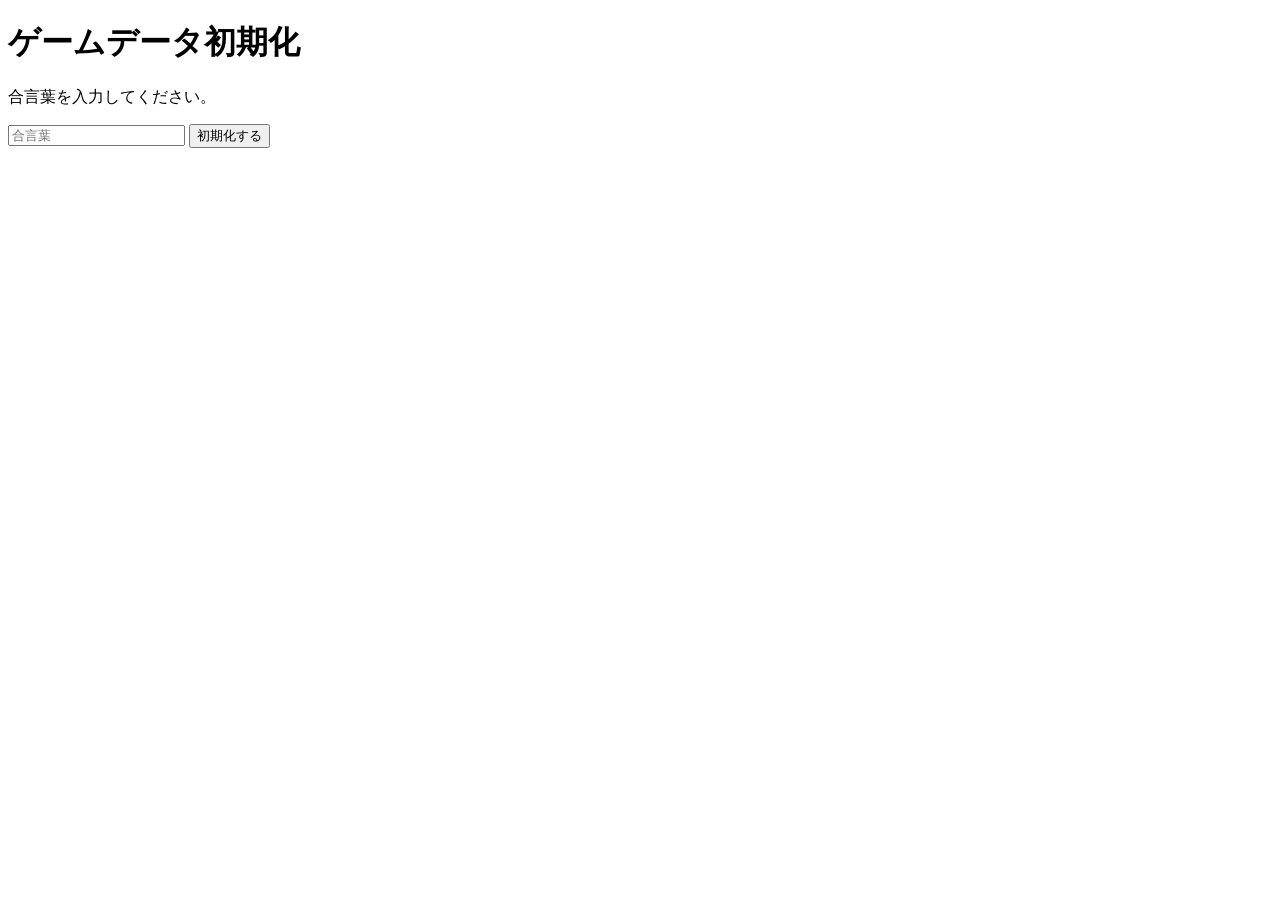
<file: reset.html>
<!DOCTYPE html>
<html lang="ja">
<head>
  <meta charset="UTF-8">
  <meta name="viewport" content="width=device-width, initial-scale=1">
  <title>ゲームデータ初期化</title>
</head>
<body>
  <h1>ゲームデータ初期化</h1>

  <p>合言葉を入力してください。</p>

  <input type="text" id="password" placeholder="合言葉">
  <button onclick="resetGameData()">初期化する</button>

  <p id="message"></p>

  <script>
    // このゲーム専用のlocalStorageキー
    const GAME_STORAGE_KEYS = [
      "schoolTripMystery_progress_v1",
      "schoolTripMystery_firstClear_v1"
      // 今後追加したキーもここに追加する
    ];

    function resetGameData() {
      const password = document.getElementById("password").value;
      const message = document.getElementById("message");

      if (password !== "これがあいことばです") {
        message.textContent = "合言葉が違います。";
        return;
      }

      // ゲーム専用のデータだけ削除
      GAME_STORAGE_KEYS.forEach(key => {
        localStorage.removeItem(key);
      });

      message.textContent = "ゲームデータをすべて初期化しました。";
    }
  </script>
</body>
</html>
</file>
<file: css/common.css>
@import url('https://fonts.googleapis.com/css2?family=Noto+Sans+JP:wght@400;500;600;700;800&display=swap');

:root {
  color-scheme: light;
  --paper: #f4f0e8;
  --ink: #242a2b;
  --muted: #747a78;
  --line: #ded8cc;
  --accent: #355d58;
  --accent-dark: #254540;
  --panel: #fffdf8;
  --locked: #e9e5dd;
  font-family: "Noto Sans JP", "Yu Gothic", sans-serif;
}
* { box-sizing: border-box; }
body {
  margin: 0;
  min-height: 100vh;
  background: var(--paper);
  color: var(--ink);
}
button, a { font: inherit; }
.top-shell, .episode-shell {
  width: min(100% - 32px, 720px);
  margin: 0 auto;
  padding: 48px 0 36px;
}
.top-header { text-align: center; padding: 22px 8px 34px; }
.eyebrow {
  margin: 0 0 12px;
  color: var(--accent);
  font-size: .72rem;
  font-weight: 800;
  letter-spacing: .2em;
}
h1 { margin: 0; font-size: clamp(2rem, 8vw, 3.2rem); letter-spacing: .06em; }
.lead { margin: 14px 0 0; color: var(--muted); }
.panel, .episode-panel {
  padding: clamp(20px, 5vw, 34px);
  border: 1px solid var(--line);
  border-radius: 18px;
  background: var(--panel);
  box-shadow: 0 12px 35px rgb(44 39 28 / 5%);
}
.section-heading {
  display: flex;
  align-items: baseline;
  justify-content: space-between;
  gap: 12px;
  flex-wrap: wrap;
}
h2 { margin: 0; font-size: 1.15rem; }
.muted { color: var(--muted); font-size: .82rem; margin: 0; }
.episode-list { list-style: none; padding: 0; margin: 22px 0 26px; }
.episode-item {
  display: flex;
  align-items: center;
  gap: 14px;
  padding: 14px 12px;
  border-top: 1px solid var(--line);
}
.episode-item:last-child { border-bottom: 1px solid var(--line); }
.episode-number {
  display: grid;
  place-items: center;
  flex: 0 0 42px;
  height: 42px;
  border-radius: 50%;
  background: #e8eee9;
  color: var(--accent);
  font-weight: 800;
  font-size: .8rem;
}
.episode-name { flex: 1; font-weight: 600; }
.episode-status { color: var(--muted); font-size: .76rem; white-space: nowrap; }
.episode-item.is-locked { opacity: .52; }
.episode-item.is-cleared .episode-number { background: var(--accent); color: white; }
.episode-link { color: inherit; text-decoration: none; }
.episode-link:focus-visible, button:focus-visible, a:focus-visible {
  outline: 3px solid #c18b42;
  outline-offset: 3px;
}
.top-actions { display: flex; gap: 10px; flex-wrap: wrap; }
.button {
  min-height: 48px;
  border: 0;
  border-radius: 10px;
  padding: 0 20px;
  cursor: pointer;
  font-weight: 700;
  text-align: center;
}
.button-primary { background: var(--accent); color: white; flex: 1; }
.button-primary:hover { background: var(--accent-dark); }
.button-quiet { background: #efede7; color: var(--ink); }
.button:disabled { opacity: .45; cursor: not-allowed; }
.top-footer {
  display: flex;
  justify-content: space-between;
  gap: 12px;
  margin-top: 22px;
  color: var(--muted);
  font-size: .76rem;
}
.top-footer a { color: var(--accent); }
.episode-shell { max-width: 680px; }
.episode-topline { display: flex; justify-content: space-between; gap: 12px; margin-bottom: 18px; }
.back-link { color: var(--accent); text-decoration: none; font-size: .9rem; }
.episode-panel h1 { font-size: clamp(1.6rem, 7vw, 2.5rem); margin: 10px 0 22px; }
.episode-copy { line-height: 1.9; color: #454b49; }
.episode-placeholder {
  margin: 24px 0;
  padding: 22px;
  border: 1px dashed #c9c1b3;
  border-radius: 12px;
  background: #f8f5ee;
  color: var(--muted);
  text-align: center;
}
.dev-note {
  margin-top: 24px;
  padding-top: 18px;
  border-top: 1px solid var(--line);
  color: #8a6a3e;
  font-size: .78rem;
  line-height: 1.7;
}
@media (max-width: 480px) {
  .top-shell, .episode-shell { width: min(100% - 22px, 720px); padding-top: 24px; }
  .episode-status { font-size: .7rem; }
  .top-footer { flex-direction: column; }
}


/* 搭乗券は各エピソードのプレイ画面内・左上に表示する */
.boarding-pass-indicator{
  position:absolute;z-index:18;top:10px;left:10px;
  display:flex;align-items:center;gap:5px;
  padding:5px 9px;border:1px solid #d2bd83;border-radius:999px;
  background:#fff8e9f2;color:#705523;
  box-shadow:0 2px 8px #28201424;
  font-size:.66rem;font-weight:800;line-height:1.2;
  pointer-events:none;white-space:nowrap;
}
.boarding-pass-indicator span:first-child{font-size:.9rem}
</file>
<file: css/episode01.css>
body[data-episode="1"]{background:linear-gradient(#dce7e9,#edf0e9 56%,#e8e0d3)}.room-shell{width:min(100% - 28px,900px);margin:auto;padding:22px 0}.room-header{display:flex;justify-content:space-between;align-items:center}.episode-chip{border:0;background:none;color:#526a6c;font-size:.75rem;font-weight:800;cursor:pointer}.room-intro{text-align:center;padding:18px 0}.room-kicker,.panel-eyebrow{color:#637b7b;font-size:.7rem;letter-spacing:.2em;font-weight:800;margin:0 0 8px}.room-intro h1{font-size:clamp(1.7rem,6vw,2.6rem)}.room-intro p:last-child{color:#5f6a69}.bedroom{position:relative;height:clamp(340px,55vw,490px);overflow:hidden;border:8px solid #f7f4ed;border-radius:18px;background:linear-gradient(#e9e6d9 0 67%,#c6b8a5 67%);box-shadow:0 16px 38px #39403920}.window-scene{position:absolute;top:7%;left:19%;width:31%;height:48%;overflow:hidden;border:12px solid #f5f0e5;background:linear-gradient(#8eb6c5,#e7c89a 72%,#d9b88a);transition:background .7s}.window-scene.before-dawn{background:linear-gradient(#182c4b,#384d6c 65%,#8a8190)}.sun{position:absolute;width:48px;height:48px;border-radius:50%;background:#f5d28d;top:25%;right:18%;box-shadow:0 0 28px 10px #ffdc9d59;transition:opacity .8s,transform .8s}.before-dawn .sun{opacity:0;transform:translateY(80px) scale(.3)}.distant-building{position:absolute;bottom:0;width:100%;height:27%;background:#829a91;clip-path:polygon(0 55%,12% 55%,12% 20%,25% 20%,25% 55%,42% 55%,42% 0,59% 0,59% 55%,76% 55%,76% 30%,100% 30%,100% 100%,0 100%)}.window-mullion{position:absolute;background:#f6f0e5;z-index:2}.vertical{top:0;bottom:0;width:7px;left:50%}.horizontal{left:0;right:0;height:7px;top:54%}.curtain{position:absolute;z-index:3;top:0;bottom:0;width:13%;background:#a8aaa0}.curtain-left{left:0}.curtain-right{right:0}.room-object{position:absolute;border:0;background:none;padding:0;cursor:pointer}.clock-object{top:14%;right:12%;width:112px;height:130px}.clock-body{display:grid;place-items:center;width:100%;height:112px;border-radius:22px;background:#b9b6aa;border:5px solid #e4ded0;box-shadow:0 7px 12px #272b2838}.clock-face{display:block;width:100%;height:100%}.clock-rim{fill:#d5d1c5;stroke:#7e817a;stroke-width:4}.clock-dial{fill:#fbf8ed;stroke:#9a9a8e;stroke-width:2}.clock-tick{stroke:#555e59;stroke-width:2.3;stroke-linecap:round}.clock-tick.major{stroke-width:4}.clock-numeral{fill:#343d3b;font:700 17px sans-serif;text-anchor:middle;dominant-baseline:middle}.clock-numeral.small{font-size:8px}.hour-hand,.minute-hand{stroke:#374744;stroke-linecap:round;transform-origin:120px 120px;transition:transform 1.1s cubic-bezier(.2,.7,.15,1)}.hour-hand{stroke-width:7}.minute-hand{stroke-width:4}.clock-pin{fill:#374744}.object-hint,.bed-hint{display:block;margin-top:5px;color:#59615c;font-size:.72rem;font-weight:700}.bed-object{left:8%;bottom:8%;width:57%;height:36%;cursor:default}.bed-frame{position:absolute;inset:12% 0 0;border-radius:12px;background:#826b57;box-shadow:0 7px #6d5948}.mattress{position:absolute;z-index:1;inset:8% 3% 14%;border-radius:12px;background:#e8e3d7}.pillow{position:absolute;z-index:3;width:25%;height:25%;border-radius:12px;background:#f8f4e9;box-shadow:0 3px 5px #9e978b}.p1{left:8%;top:10%;transform:rotate(-9deg)}.p2{left:30%;top:13%;transform:rotate(8deg)}.blanket{position:absolute;z-index:4;border-radius:15px;background:#748e91;box-shadow:inset 0 7px #ffffff1f,0 5px 8px #3943422e;transition:all .65s}.b1{left:6%;right:6%;top:34%;height:44%;transform:rotate(4deg) skewY(-4deg)}.b2{left:12%;right:22%;top:24%;height:28%;transform:rotate(-8deg);background:#829a9b}.b3{left:43%;right:4%;top:46%;height:25%;transform:rotate(9deg);background:#617e82}.bed-hint{position:absolute;z-index:5;bottom:-26px;left:43%}.desk-object{position:absolute;right:5%;bottom:8%;width:24%;height:21%}.desk-top{position:absolute;top:24%;width:100%;height:13%;background:#92785e}.desk-leg{position:absolute;top:37%;left:10%;width:80%;height:63%;border-left:7px solid #80684f;border-right:7px solid #80684f}.book{position:absolute;top:8%;width:25%;height:14%;background:#b66f55}.book-one{left:18%}.book-two{left:43%;background:#d4b879}.floor-line{position:absolute;bottom:0;height:3px;width:100%;background:#5f4e5930}.status-row{display:flex;justify-content:space-between;align-items:center;gap:16px;margin:16px 2px}.status-label{display:block;color:#687472;font-size:.68rem}.status-row strong{font:700 1.3rem monospace;color:#354c4b}.status-row p{color:#596563;font-size:.86rem;text-align:right}.interaction-panel{min-height:82px;padding:15px 20px;border:1px solid #d8d8ce;border-radius:13px;background:#fffdf8e0}.interaction-panel p:last-child{margin:0;color:#505c59}.room-footer{display:flex;justify-content:space-between;color:#77817c;font-size:.7rem;padding:13px 2px}.modal-backdrop{position:fixed;inset:0;z-index:20;display:grid;place-items:center;padding:18px;background:#19232494}.modal-backdrop[hidden]{display:none}.object-modal{position:relative;width:min(100%,430px);padding:28px;border-radius:18px;background:#fffdf7;box-shadow:0 20px 60px #0004}.object-modal h2{margin:0 0 16px;font-size:1.5rem}.modal-close{position:absolute;top:10px;right:13px;z-index:5;width:36px;height:36px;border:0;border-radius:50%;background:#eeece5;font-size:1.4rem;cursor:pointer}.modal-description{color:#5e6864;line-height:1.8}.episode-dialog .button,.message-dialog .button{width:100%;margin-top:12px}.clock-zoom{width:min(100%,470px);padding:46px 28px 25px;display:flex;flex-direction:column;align-items:center}.clock-face-large{width:min(100%,310px);height:auto}.clock-arrows{width:min(100%,310px);display:flex;justify-content:space-between;align-items:center;margin-top:24px}.arrow-button{width:70px;height:54px;border:1px solid #d5d1c5;border-radius:12px;background:#f3f0e8;color:#344642;font-size:1.7rem;cursor:pointer;touch-action: manipulation;  -webkit-user-select: none;  user-select: none;  -webkit-touch-callout: none;}.arrow-button:active{transform:scale(.95)}.bed-zoom{width:min(100%,520px);padding:52px 22px 24px}.topdown-bed{position:relative;height:300px;border:15px solid #806b58;border-radius:20px;background:#e8e3d7;overflow:hidden}.topdown-pillow{position:absolute;top:8%;left:10%;width:35%;height:18%;border-radius:13px;background:#fffaf0}.topdown-blanket{position:absolute;top:30%;left:5%;right:5%;height:63%;border-radius:18px;background:#748e91;transform:rotate(3deg);transition:all .65s cubic-bezier(.2,.75,.2,1)}.topdown-blanket.stage-one{transform:rotate(1deg);top:26%;height:66%}.topdown-blanket.stage-two{transform:none;left:3%;right:3%;top:23%;height:68%;border-radius:8px}.topdown-letter{display:none;position:absolute;top:52%;left:50%;transform:translate(-50%,-50%);color:#233b3c;font-size:4rem;font-weight:800}.topdown-bed.show-letter .topdown-letter{display:block;animation:appear .5s ease both}@keyframes appear{from{opacity:0;transform:translate(-50%,-40%) scale(.7)}to{opacity:1;transform:translate(-50%,-50%) scale(1)}}@media(max-width:560px){.room-shell{width:min(100% - 20px,900px);padding-top:15px}.bedroom{height:390px}.window-scene{left:23%;width:30%;height:43%;border-width:8px}.clock-object{right:7%;top:13%;transform:scale(.84);transform-origin:top right}.bed-object{left:4%;width:61%;bottom:10%}.desk-object{right:3%;width:24%}.room-footer{flex-direction:column}.topdown-bed{height:250px}}
/* 時刻に連動する窓の景色 */
.window-scene{transition:background .8s ease;}
.window-scene.scene-morning{background:linear-gradient(180deg,#91b8ca 0%,#d9c8ad 68%,#d7b98f 100%);}
.window-scene.scene-morning .sun{top:24%;right:18%;opacity:1;transform:none;background:#f5d28d;}
.window-scene.scene-day{background:linear-gradient(180deg,#62a5cf 0%,#b7d5dc 67%,#e5d2a7 100%);}
.window-scene.scene-day .sun{top:8%;right:28%;opacity:1;transform:none;background:#fff0ad;box-shadow:0 0 34px 13px #fff0ad66;}
.window-scene.scene-evening{background:linear-gradient(180deg,#4d5275 0%,#bd806e 57%,#e5b27d 100%);}
.window-scene.scene-evening .sun{top:59%;right:15%;opacity:1;transform:none;background:#f3a56d;box-shadow:0 0 30px 12px #f4a56d66;}
.window-scene.scene-night{background:linear-gradient(180deg,#101d3b 0%,#293e5b 68%,#596174 100%);}
.window-scene.scene-night .sun{opacity:0;transform:translateY(85px) scale(.25);}
.window-scene.scene-night::before{content:"";position:absolute;inset:0;z-index:1;background-image:radial-gradient(2px 2px at 18% 20%,#fff 55%,transparent 70%),radial-gradient(1.5px 1.5px at 42% 13%,#fff 55%,transparent 70%),radial-gradient(2px 2px at 72% 24%,#fff 55%,transparent 70%),radial-gradient(1.5px 1.5px at 84% 12%,#fff 55%,transparent 70%),radial-gradient(1.5px 1.5px at 57% 39%,#fff 55%,transparent 70%);}
.window-scene.scene-night .distant-building{background:#394957;}
.window-scene.scene-evening .distant-building{background:#786c70;}

/* 時計の操作ボタンは3回目の拡大まで非表示 */
#clock-arrows[hidden] { display: none !important; }
#clock-arrows:not([hidden]) { display: flex !important; }

.desk-object{z-index:6}
/* 赤い箱と同じ大きさ・位置の、控えめな黄色い箱 */
.gold-box {
  left: 18%;
  top: 8%;
  width: 25%;
  height: 14%;
  padding: 0;
  border: 1px solid #a77e36;
  border-radius: 2px;
  background: linear-gradient(145deg, #f0d27a, #d6ad55 72%, #c79a42);
  box-shadow: inset 0 1px 2px #fff8d9a8, 0 2px 3px #51402c45;
  cursor: pointer;
  transform: none;
}
.gold-box::after {
  content: "";
  position: absolute;
  left: 0;
  right: 0;
  top: 3px;
  border-top: 1px solid #f8e7ad;
  opacity: 0.75;
}
.gold-box-lid {
  position: absolute;
  z-index: 2;
  inset: 0;
  border: 1px solid #b58a3d;
  border-radius: 1px;
  background: linear-gradient(145deg, #f5dc91, #dfbd6a 75%, #c99f4c);
  transform-origin: 8% 100%;
  transition: transform 0.45s cubic-bezier(.2, .8, .2, 1);
}
.gold-box.is-opened .gold-box-lid {
  transform: translate(-5px, -10px) rotate(-30deg);
}
.ticket-found-modal{width:min(100%,510px);max-height:90vh;overflow:auto}
.boarding-ticket{display:flex;min-height:156px;margin:18px 0 12px;border:1px solid #c6b68e;border-radius:10px;overflow:hidden;background:#fff9e9;color:#263d42;box-shadow:0 8px 20px #473c2520}
.ticket-main{flex:1;padding:13px 15px}
.ticket-brand{font-size:1rem;font-weight:900;letter-spacing:.12em;color:#315d61}
.ticket-brand span{float:right;font-size:.55rem;letter-spacing:.12em;color:#8b7650}
.ticket-route{display:flex;align-items:center;justify-content:space-between;padding:13px 5px 9px;border-bottom:1px dashed #c9b98e}
.ticket-route div{display:grid;gap:1px}.ticket-route small,.ticket-details small{font-size:.52rem;color:#8d8269;letter-spacing:.12em}
.ticket-route strong{font:800 1.65rem Georgia,serif;letter-spacing:.08em}.ticket-route span{font-size:.65rem;color:#6f716a}.ticket-route>b{color:#bb8a37}
.ticket-details{display:flex;justify-content:space-between;padding-top:9px}.ticket-details div{display:grid;gap:2px}.ticket-details b{font-size:.88rem}
.ticket-stub{width:95px;border-left:1px dashed #b9a77b;display:flex;flex-direction:column;align-items:center;justify-content:center;gap:8px;background:#f5edda}
.ticket-stub small{font-size:.48rem;letter-spacing:.1em;color:#82765f}
.ticket-qr{width:55px;height:55px;background-color:#fff;background-image:repeating-conic-gradient(#263d42 0 25%,transparent 0 50%);background-size:8px 8px;border:5px solid white;outline:1px solid #d5c7a4}
.ticket-note{font-size:.8rem;color:#68706a;text-align:center}
.gold-box{padding:0;}
</file>
<file: css/theme.css>
/* ============================================================
   全6話共通テーマ
   各話の背景・舞台装置はそのままに、見出しや操作部品の印象を統一する。
   ============================================================ */
:root {
  --trip-ink: #344b4b;
  --trip-muted: #687875;
  --trip-accent: #426b6c;
  --trip-accent-dark: #315455;
  --trip-gold: #c39a4b;
  --trip-paper: #fffdf7;
  --trip-line: #d9ded6;
  --trip-shadow: 0 14px 34px rgba(39, 58, 54, 0.12);
}

body[data-episode] {
  color: var(--trip-ink);
  font-family: "Yu Gothic", "Hiragino Kaku Gothic ProN", Meiryo, sans-serif;
}

.room-shell,
.airport-shell,
.dolphin-shell,
.hotel-shell,
.episode-shell {
  position: relative;
}

.room-header,
.airport-header,
.dolphin-header,
.hotel-header,
.episode-topline {
  min-height: 38px;
  margin-bottom: 8px;
}

.back-link {
  color: var(--trip-accent);
  font-weight: 700;
  letter-spacing: 0.02em;
}

.episode-chip {
  min-height: 34px;
  padding: 0 13px;
  border: 1px solid rgba(66, 107, 108, 0.22);
  border-radius: 999px;
  background: rgba(255, 253, 247, 0.72);
  color: var(--trip-accent);
  font-size: 0.7rem;
  font-weight: 850;
  letter-spacing: 0.1em;
  cursor: pointer;
  transition: background 0.2s, border-color 0.2s, transform 0.2s;
}

.episode-chip:hover {
  background: #fffdf7;
  border-color: rgba(66, 107, 108, 0.5);
  transform: translateY(-1px);
}

.room-intro,
.airport-heading,
.dolphin-heading,
.hotel-heading,
.airport-intro {
  color: var(--trip-ink);
}

.room-intro h1,
.airport-heading h1,
.dolphin-heading h1,
.hotel-heading h1,
.airport-intro h1,
.episode-panel h1 {
  color: #304e50;
  font-weight: 850;
  letter-spacing: 0.035em;
}

.room-kicker,
.airport-kicker,
.dolphin-kicker,
.hotel-kicker,
.eyebrow {
  color: #8a754d;
  font-size: 0.66rem;
  font-weight: 850;
  letter-spacing: 0.2em;
}

.bedroom,
.airport-view,
.ocean-stage,
.room-stage,
.sky-stage,
.airport-scene {
  border: 7px solid rgba(255, 253, 247, 0.96);
  border-radius: 19px;
  box-shadow: var(--trip-shadow);
}

.button {
  min-height: 46px;
  border-radius: 11px;
  font-weight: 800;
  letter-spacing: 0.025em;
  text-align: center;
  transition: transform 0.18s, background 0.18s, box-shadow 0.18s;
}

.button:active {
  transform: translateY(1px) scale(0.99);
}

.button-primary {
  background: var(--trip-accent);
  box-shadow: 0 4px 10px rgba(49, 84, 85, 0.16);
}

.button-primary:hover {
  background: var(--trip-accent-dark);
}

.object-modal,
.letter-zoom-panel,
.game-clear-panel {
  border-color: rgba(195, 154, 75, 0.28);
}

/* プレイ画面の下にある説明・進行状況は表示しない。
   JSから参照される要素はDOMに残し、画面上だけ非表示にする。 */
.status-row,
.interaction-panel,
.room-footer,
.airport-status,
.airport-footer,
.dolphin-status,
.hotel-status,
.sky-status-area,
.airport-controls p {
  display: none !important;
}

.airport-controls:not(:has(button:not([hidden]))) {
  display: none !important;
}

.simple-page {
  min-height: 100vh;
  display: grid;
  place-items: center;
  padding: 22px;
  background: linear-gradient(145deg, #e7eeeb, #f3efe4);
}

.simple-page-card {
  width: min(100%, 560px);
  padding: clamp(26px, 6vw, 46px);
  border: 1px solid var(--trip-line);
  border-radius: 20px;
  background: var(--trip-paper);
  box-shadow: var(--trip-shadow);
  text-align: center;
}

.simple-page-card h1 {
  margin: 0 0 16px;
  color: #304e50;
  font-size: clamp(1.8rem, 6vw, 2.5rem);
}

.page-kicker {
  color: #8a754d;
  font-size: 0.65rem;
  font-weight: 900;
  letter-spacing: 0.22em;
}

.simple-page-note {
  margin: 20px 0 24px;
  color: var(--trip-muted);
  font-size: 0.86rem;
  line-height: 1.9;
}

.simple-page-card .button {
  display: flex;
  align-items: center;
  justify-content: center;
  text-decoration: none;
}

@media (max-width: 560px) {
  .room-header,
  .airport-header,
  .dolphin-header,
  .hotel-header,
  .episode-topline {
    margin-bottom: 4px;
  }
}
</file>
<file: css/episode02.css>
body[data-episode="2"]{background:linear-gradient(180deg,#e8f0f3 0%,#f4f0e8 78%)}
.airport-shell{width:min(100% - 28px,960px);margin:0 auto;padding:22px 0 30px}
.airport-header{display:flex;justify-content:space-between;align-items:center}
.episode-chip{border:0;background:none;color:#526a6c;font-size:.75rem;font-weight:800;cursor:pointer}
.airport-heading{text-align:center;padding:16px 0 18px}
.airport-kicker{margin:0 0 8px;color:#5d7a84;font-size:.7rem;font-weight:800;letter-spacing:.2em}
.airport-heading h1{font-size:clamp(1.7rem,6vw,2.6rem);margin:0}
.airport-heading>p:last-child{margin:10px 0 0;color:#627078}
.airport-view{height:clamp(330px,48vw,470px);position:relative;overflow:hidden;border:8px solid #fffdf8;border-radius:19px;background:linear-gradient(180deg,#b9d4df 0%,#e3edf0 48%,#c9d4c8 49%,#aebcb0 67%,#6e7d7c 68%,#46545a 100%);box-shadow:0 16px 38px #39403920;isolation:isolate}
.sky-glow{position:absolute;inset:0 0 43%;background:linear-gradient(90deg,#dcebf0aa,#fff8e6aa 50%,#dcebf0aa)}
.distant-cloud{position:absolute;width:150px;height:32px;border-radius:50%;background:#ffffff80;filter:blur(5px)}
.cloud-one{top:18%;left:12%}.cloud-two{top:28%;right:14%;transform:scale(.72)}
.distant-horizon{position:absolute;left:0;right:0;bottom:31%;height:17%;background:linear-gradient(180deg,#91a69b,#84968d);clip-path:polygon(0 50%,8% 45%,14% 60%,23% 25%,30% 50%,42% 38%,51% 55%,63% 15%,72% 48%,83% 35%,92% 53%,100% 42%,100% 100%,0 100%)}
.runway{position:absolute;left:-3%;right:-3%;bottom:8%;height:28%;background:linear-gradient(180deg,#68767b,#3f4b50);overflow:hidden;border-top:3px solid #d6d8d0;border-bottom:3px solid #303b40}
.runway-edge{position:absolute;top:0;bottom:0;width:3px;background:#e8e4d7;opacity:.72}.runway-edge-left{left:0}.runway-edge-right{right:0}
.runway-centerline{position:absolute;left:0;right:0;top:calc(50% - 3px);height:6px;background:repeating-linear-gradient(90deg,#f5f0df 0 34px,transparent 34px 66px)}
.runway-number{position:absolute;top:12%;left:50%;transform:translateX(-50%);font:700 17px Arial,sans-serif;color:#f4f0e5;opacity:.7}
.traffic-plane{position:absolute;z-index:2;top:12%;left:0;width:52px;fill:#526b76;opacity:.75;filter:drop-shadow(0 2px 2px #526b7630);pointer-events:none}
.traffic-plane svg{width:100%;display:block}
.main-plane-wrap{position:absolute;z-index:4;width:min(78%,650px);left:50%;bottom:-1%;transform:translateX(-50%);transform-origin:50% 80%;transition:transform 2.2s cubic-bezier(.18,.72,.2,1),filter 1.5s}
.main-plane{display:block;width:100%;overflow:visible;filter:drop-shadow(0 9px 5px #26343a40)}
.plane-shadow{position:absolute;left:12%;right:10%;height:13%;bottom:-1%;border-radius:50%;background:#202b2e70;filter:blur(8px);transition:all 1.8s}
.plane-letter{opacity:0;transition:opacity .65s}.main-plane-wrap.has-letter .plane-letter{opacity:1}.plane-letter text{font-family:"Yu Gothic","Noto Sans JP",sans-serif;font-size:21px;font-weight:600;fill:#567783;stroke:#f8fbf8;stroke-width:1px;paint-order:stroke;letter-spacing:-.08em;filter:drop-shadow(0 1px 1px #263b4328)}
.airport-marking{position:absolute;z-index:3;bottom:12px;left:17px;color:#fff8;font:700 .58rem Arial,sans-serif;letter-spacing:.18em}
.airport-view.is-launching .main-plane-wrap{transform:translate(28%,-115px) scale(.72) rotate(-7deg);filter:brightness(1.08)}
.airport-view.is-launching .plane-shadow{opacity:.15;transform:scale(.7)}
.airport-view.is-launched .main-plane-wrap{transform:translate(165%,-300px) scale(.22) rotate(-10deg);opacity:0}
.airport-status{display:flex;justify-content:space-between;align-items:center;gap:14px;margin:15px 3px 8px}
.status-light{display:flex;align-items:center;gap:8px;color:#50636a;font-size:.78rem;font-weight:700;white-space:nowrap}
.light-dot{width:9px;height:9px;border-radius:50%;background:#d6a34e;box-shadow:0 0 0 4px #d6a34e20}
.airport-status p{margin:0;color:#5c686a;font-size:.85rem;text-align:right}
.airport-controls{display:flex;align-items:center;gap:14px;flex-wrap:wrap;padding:14px 18px;border:1px solid #d8dedb;border-radius:14px;background:#fffdf8d9}
.airport-controls .button{min-width:160px;flex:0 0 auto}
.airport-controls p{margin:0;color:#718080;font-size:.78rem;flex:1}.airport-controls p:empty{display:none}.airport-controls:has(p:empty){padding:0;border:0;background:transparent;min-height:0}
.manual-accelerate{border:1px solid #bdc9c8;border-radius:9px;background:#eef3f1;padding:12px 16px;color:#3f5a5b;font-weight:700;cursor:pointer}
.manual-accelerate[hidden]{display:none}
.airport-footer{display:flex;justify-content:space-between;gap:12px;color:#77817c;font-size:.7rem;padding:13px 2px}
.modal-backdrop{position:fixed;inset:0;z-index:20;display:grid;place-items:center;padding:18px;background:#19232494}
.modal-backdrop[hidden]{display:none}
.object-modal{position:relative;width:min(100%,430px);padding:28px;border-radius:18px;background:#fffdf7;box-shadow:0 20px 60px #0004}
.object-modal h2{margin:0 0 16px;font-size:1.5rem}
.modal-close{position:absolute;top:10px;right:13px;z-index:5;width:36px;height:36px;border:0;border-radius:50%;background:#eeece5;font-size:1.4rem;cursor:pointer}
.modal-description{color:#5e6864;line-height:1.85}
.message-dialog .button,.object-modal>.button{width:100%;margin-top:12px}
.message-dialog>p:not(.panel-eyebrow){color:#5e6864;line-height:1.8}
.panel-eyebrow{color:#637b7b;font-size:.7rem;letter-spacing:.2em;font-weight:800;margin:0 0 8px}
@media(max-width:600px){.airport-shell{width:min(100% - 20px,960px);padding-top:15px}.airport-view{height:390px}.main-plane-wrap{width:91%;bottom:-1%}.traffic-plane{width:43px}.airport-status{align-items:flex-start;flex-direction:column;gap:5px}.airport-status p{text-align:left}.airport-controls{gap:10px}.airport-controls .button{width:100%}.airport-controls p{flex-basis:100%}.airport-footer{flex-direction:column}.runway{height:30%;bottom:8%}}
@media(prefers-reduced-motion:reduce){.main-plane-wrap,.plane-shadow,.plane-letter{transition:none!important}}

#main-plane-wrap {
  user-select: none;
  -webkit-user-select: none;
}

@media (pointer: fine) {
  #main-plane-wrap {
    cursor: grab;
  }

  #main-plane-wrap:active {
    cursor: grabbing;
  }
}
</file>
<file: css/episode03.css>
.modal-backdrop{position:fixed;inset:0;z-index:20;display:grid;place-items:center;padding:18px;background:#19232494;backdrop-filter:blur(3px)}
.modal-backdrop[hidden]{display:none}
.object-modal{position:relative;width:min(100%,430px);padding:28px;border-radius:18px;background:#fffdf7;box-shadow:0 20px 60px #0004}
.object-modal h2{margin:0 0 16px;font-size:1.5rem}
.modal-close{position:absolute;top:10px;right:13px;z-index:5;width:36px;height:36px;border:0;border-radius:50%;background:#eeece5;font-size:1.4rem;cursor:pointer}
.modal-description{color:#5e6864;line-height:1.8}
.object-modal>.button,.message-dialog .button{width:100%;margin-top:12px}
.panel-eyebrow{color:#637b7b;font-size:.7rem;letter-spacing:.2em;font-weight:800;margin:0 0 8px}
.dolphin-shell{width:min(100% - 28px,900px);margin:0 auto;padding:24px 0 28px}
.dolphin-header{display:flex;align-items:center;justify-content:space-between;gap:12px}
.episode-chip{border:1px solid #d2dfdc;background:#f9fffc;color:#456963;border-radius:999px;padding:9px 14px;font-size:.78rem;font-weight:800;cursor:pointer}
.dolphin-heading{text-align:center;padding:20px 8px 18px}
.dolphin-kicker{margin:0 0 8px;color:#477c7d;font-size:.72rem;font-weight:800;letter-spacing:.2em}
.dolphin-heading h1{font-size:clamp(1.8rem,6vw,2.7rem);letter-spacing:.04em}
.dolphin-heading>p:last-child{color:#6b8280;margin:10px 0 0;font-size:.9rem}
.ocean-stage{position:relative;isolation:isolate;overflow:hidden;width:100%;height:clamp(350px,57vw,510px);border-radius:24px;background:linear-gradient(180deg,#b7dfe0 0%,#78bdc2 42%,#317f91 100%);box-shadow:inset 0 0 0 1px #ffffff80,0 18px 40px #24545a20}
.ocean-sunlight{position:absolute;inset:-20% 15% 20%;background:radial-gradient(ellipse at 50% 0%,#fff9d580,transparent 65%);pointer-events:none}
.ocean-horizon{position:absolute;left:-10%;right:-10%;top:22%;height:1px;background:#eaffff88;box-shadow:0 9px 24px #eaffff35}
.ocean-ripple{position:absolute;border:1px solid #e6ffff55;border-radius:50%;transform:rotate(-8deg)}
.ripple-a{width:80%;height:20%;left:10%;top:12%}.ripple-b{width:110%;height:27%;left:-5%;top:18%}
.ocean-ellipse{position:absolute;width:min(78%,680px);height:70%;left:50%;top:48%;transform:translate(-50%,-50%);border-radius:50%;background:radial-gradient(ellipse at 50% 42%,#65b5b9 0%,#2f8797 55%,#1b6479 100%);border:2px solid #d8ffff75;box-shadow:0 18px 40px #104f6038,inset 0 0 0 9px #d9ffff12,inset 0 0 0 26px #d9ffff0a}
.ocean-inner{position:absolute;inset:7%;border:1px solid #d9ffff2c;border-radius:50%;pointer-events:none}
.dolphin-spots{position:absolute;inset:0}
.dolphin-spot{position:absolute;left:var(--x);top:var(--y);width:clamp(34px,6vw,52px);height:clamp(34px,6vw,52px);transform:translate(-50%,-50%);border:2px solid #d6f4ee9c;border-radius:50%;background:#d9f4ed28;color:transparent;font-size:0;display:block;cursor:pointer;transition:background .2s,border-color .2s,box-shadow .2s,transform .2s;z-index:2;backdrop-filter:blur(2px);-webkit-tap-highlight-color:transparent}
.dolphin-spot:disabled{cursor:default}
.dolphin-spot.is-selected{background:#f5d889;color:#315b61;border-color:#fff5c8;box-shadow:0 0 0 5px #f5d88940,0 5px 16px #123d4a45;transform:translate(-50%,-50%) scale(1.1)}
.dolphin-spot.is-answer{background:#f8f0c4;color:#315b61;border-color:#fff;box-shadow:0 0 0 7px #fff5c855}
.dolphin-splash{position:absolute;z-index:4;width:clamp(78px,14vw,118px);height:auto;left:50%;top:50%;opacity:0;transform:translate(-50%,-25%) scale(.65);pointer-events:none;filter:drop-shadow(0 8px 4px #104e5b55)}
.dolphin-splash.is-visible{animation:dolphin-pop 850ms cubic-bezier(.2,.8,.25,1) forwards}.dolphin-splash.is-staying{opacity:1;transform:translate(-50%,-50%) scale(1);animation:none}
.dolphin-art{display:block;width:100%;height:auto;overflow:visible;filter:drop-shadow(0 5px 3px #174b5750)}
.dolphin-body{fill:#eaf6f1;stroke:#397b88;stroke-width:2.5;stroke-linejoin:round}
.dolphin-tail,.dolphin-fin{fill:#c5e3df;stroke:#397b88;stroke-width:2.4;stroke-linejoin:round}
.dolphin-belly{fill:#fffdf1;opacity:.95}.dolphin-eye{fill:#183f4b;stroke:#fff;stroke-width:1.2}
.dolphin-smile{fill:none;stroke:#315c66;stroke-width:2.5;stroke-linecap:round}.dolphin-shine{fill:none;stroke:#fff;stroke-width:3;stroke-linecap:round;opacity:.8}
.talk-avatar{flex:0 0 82px;width:82px;line-height:0}.talk-dolphin-art{width:100%;filter:drop-shadow(0 4px 2px #174b5730)}
@keyframes dolphin-pop{0%{opacity:0;transform:translate(-50%,12%) scale(.5)}25%{opacity:1;transform:translate(-50%,-62%) scale(1.05)}65%{opacity:1;transform:translate(-50%,-50%) scale(1)}100%{opacity:0;transform:translate(-50%,10%) scale(.72)}}
.ocean-bubbles{position:absolute;inset:0;pointer-events:none}.ocean-bubbles i{position:absolute;bottom:-20px;width:8px;height:8px;border:1px solid #e9ffff80;border-radius:50%;animation:bubble-rise 7s linear infinite}.ocean-bubbles i:nth-child(1){left:16%;animation-delay:0s}.ocean-bubbles i:nth-child(2){left:37%;animation-delay:2s}.ocean-bubbles i:nth-child(3){left:68%;animation-delay:4s}.ocean-bubbles i:nth-child(4){left:82%;animation-delay:1s}.ocean-bubbles i:nth-child(5){left:54%;animation-delay:5s}
@keyframes bubble-rise{to{transform:translateY(-560px) translateX(25px);opacity:0}}
.dolphin-status{text-align:center;min-height:88px;padding:16px 8px 4px}.status-step{font-size:.68rem;font-weight:800;letter-spacing:.18em;color:#4f8584;margin:0 0 4px}.dolphin-status>p:nth-child(2){margin:0;color:#425d5d;font-weight:600}
.observation-count{display:flex;justify-content:center;gap:7px;margin-top:12px}.observation-count span{width:7px;height:7px;border-radius:50%;background:#cbdad6}.observation-count span.is-done{background:#4f9691}
.dolphin-talk{display:flex;align-items:flex-start;gap:10px;width:min(100%,560px);margin:10px auto 0;animation:talk-in .3s ease-out}.talk-avatar{font-size:2rem;line-height:1.2}.talk-bubble{position:relative;flex:1;background:#fffdf8;border:1px solid #d8e5de;border-radius:16px;padding:14px 17px;box-shadow:0 8px 22px #254f4b0c}.talk-bubble:before{content:"";position:absolute;left:-7px;top:17px;width:12px;height:12px;background:#fffdf8;border-left:1px solid #d8e5de;border-bottom:1px solid #d8e5de;transform:rotate(45deg)}.talk-bubble p{margin:0;color:#365958;font-weight:650;line-height:1.7}.talk-bubble .button{margin-top:10px;min-height:42px;width:100%}
@keyframes talk-in{from{opacity:0;transform:translateY(8px)}to{opacity:1;transform:translateY(0)}}
.dolphin-footer{text-align:center;color:#829693;font-size:.75rem;margin:18px 0 0}
.dolphin-call{display:inline-block;margin:6px 0 2px;font-size:1.35rem;font-weight:800;letter-spacing:.08em;color:#477d80}.dolphin-call span{display:inline-block;font-size:2.75em;line-height:.72;vertical-align:-.16em;color:#245e68;font-weight:900;letter-spacing:-.12em;text-shadow:0 2px 0 #c5e3df,0 5px 12px #245e6833;transform:scaleX(1.04)}
@media(max-width:520px){.talk-avatar{flex-basis:68px;width:68px}.dolphin-call span{font-size:2.55em}.dolphin-shell{width:min(100% - 20px,900px);padding-top:16px}.dolphin-heading{padding:18px 4px 14px}.ocean-stage{height:390px;border-radius:18px}.ocean-ellipse{width:86%;height:66%}.dolphin-spot{width:35px;height:35px;font-size:.8rem}.dolphin-status{min-height:78px}.dolphin-talk{margin-top:8px}}
@media(prefers-reduced-motion:reduce){*,*::before,*::after{animation-duration:.01ms!important;animation-iteration-count:1!important;scroll-behavior:auto!important}}

/* イルカを細身にし、泳ぐ姿のシルエットをすっきりさせる */
.dolphin-art{transform:scaleX(1.12) scaleY(.78);transform-origin:50% 58%;}
.talk-dolphin-art{transform:scaleX(1.12) scaleY(.78);transform-origin:50% 58%;}
/* 会話はプレイ画面の中に重ねて表示 */
.dolphin-talk{position:absolute;z-index:8;left:50%;bottom:5%;transform:translateX(-50%);width:min(88%,520px);margin:0;align-items:flex-end;gap:8px;padding:8px 10px;border-radius:18px;background:#164e5a35;backdrop-filter:blur(5px);}
.dolphin-talk[hidden]{display:none;}
.talk-avatar{flex:0 0 clamp(66px,12vw,94px);width:clamp(66px,12vw,94px);filter:drop-shadow(0 5px 5px #103f4b66);}
.talk-bubble{background:#fffdf8;border:1px solid #d8e5de;border-radius:16px;padding:12px 15px;box-shadow:0 8px 22px #123e4b30;}
.talk-bubble:before{left:-7px;top:auto;bottom:17px;}
.talk-bubble p{font-size:clamp(.83rem,2.4vw,1rem);}
.talk-bubble .button{margin-top:8px;min-height:40px;width:100%;font-size:.9rem;}
.dolphin-call{font-size:1.5rem;margin:12px 0 4px;}
.dolphin-call span{font-size:4.8em;line-height:.62;vertical-align:-.2em;letter-spacing:-.15em;text-shadow:0 3px 0 #c5e3df,0 8px 18px #245e6844;transform:scaleX(1.08);}
@media(max-width:520px){.dolphin-talk{width:94%;bottom:4%;padding:6px 7px;gap:5px}.talk-avatar{flex-basis:58px;width:58px}.talk-bubble{padding:10px 11px}.talk-bubble p{font-size:.82rem}.dolphin-call span{font-size:4.35em;}}


/* ★3 v4 refinements */
.dolphin-art{transform:scaleX(1.16) scaleY(.62);transform-origin:50% 58%;}
.dolphin-body{fill:#43c9ed;stroke:#087b9b;stroke-width:2.5;}
.dolphin-tail,.dolphin-fin{fill:#24b9e2;stroke:#087b9b;stroke-width:2.4;}
.dolphin-belly{fill:#e8fbff;opacity:.98;}
.dolphin-eye{fill:#073c55;stroke:#fff;stroke-width:1.4;}
.dolphin-smile{stroke:#075b78;}
.dolphin-shine{stroke:#fff;opacity:.95;}
.dolphin-talk{position:absolute;z-index:6;left:50%;top:-8px;transform:translate(-50%,-100%);width:min(68vw,300px);margin:0;display:block;pointer-events:auto;}
.dolphin-talk[hidden]{display:none;}
.talk-bubble{position:relative;background:#fffdf8;border:1px solid #d8e5de;border-radius:16px;padding:10px 13px;box-shadow:0 8px 22px #123e4b30;}
.talk-bubble:before{content:"";position:absolute;left:50%;bottom:-7px;top:auto;width:12px;height:12px;background:#fffdf8;border-right:1px solid #d8e5de;border-bottom:1px solid #d8e5de;transform:translateX(-50%) rotate(45deg);}
.talk-bubble p{margin:0;color:#365958;font-size:clamp(.78rem,2.2vw,.94rem);font-weight:700;line-height:1.55;text-align:center;}
.talk-bubble .button{position:relative;z-index:1;margin-top:8px;min-height:38px;width:100%;font-size:.86rem;}
.dolphin-call{font-size:1.5rem;line-height:1.5;}
.dolphin-call span{font-size:3.35em;line-height:1;vertical-align:-.12em;letter-spacing:-.04em;margin-right:.08em;transform:none;text-shadow:0 2px 0 #c5e3df,0 5px 12px #245e6844;}
@media(max-width:520px){
  .dolphin-art{transform:scaleX(1.16) scaleY(.62);}
  .dolphin-talk{width:min(76vw,270px);top:-6px;}
  .talk-bubble{padding:9px 10px;}
  .talk-bubble p{font-size:.78rem;}
  .dolphin-call span{font-size:3.05em;}
}


/* ★3 v5: 会話はイルカを沈めた後、操作エリアと重ならない海面下部に表示 */
.ocean-ellipse{top:43%;height:64%;}
.dolphin-talk{position:absolute;z-index:8;left:50%;bottom:8px;top:auto;transform:translateX(-50%);display:block;width:min(58%,420px);margin:0;padding:0;background:transparent;backdrop-filter:none;pointer-events:none;}
.dolphin-talk[hidden]{display:none;}
.talk-bubble{position:relative;width:100%;padding:9px 13px;border:1px solid #d8e5de;border-radius:15px;background:#fffdf8;box-shadow:0 5px 16px #123e4b25;pointer-events:auto;}
.talk-bubble:before{left:50%;top:-7px;bottom:auto;width:12px;height:12px;background:#fffdf8;border-left:1px solid #d8e5de;border-top:1px solid #d8e5de;border-right:0;border-bottom:0;transform:translateX(-50%) rotate(45deg);}
.talk-bubble p{margin:0;text-align:center;font-size:clamp(.78rem,2vw,.92rem);line-height:1.45;}
.talk-bubble .button{margin-top:7px;min-height:36px;width:100%;font-size:.84rem;pointer-events:auto;}
@media(max-width:520px){
  .ocean-ellipse{top:42%;height:60%;}
  .dolphin-talk{width:min(78%,340px);bottom:7px;}
  .talk-bubble{padding:8px 10px;}
  .talk-bubble p{font-size:.78rem;}
}


/* ★3 v8: 楕円を拡大し、配置座標を楕円自身の座標系で計算 */
.ocean-ellipse{width:min(88%,760px);height:70%;top:43%;}
@media(max-width:520px){
  .ocean-ellipse{width:92%;height:66%;top:42%;}
}
</file>
<file: css/episode04.css>
.modal-backdrop {
  position: fixed;
  inset: 0;
  z-index: 30;
  display: grid;
  place-items: center;
  padding: 18px;
  background: #19232494;
  backdrop-filter: blur(3px);
}
.modal-backdrop[hidden] {
  display: none;
}
.object-modal {
  position: relative;
  width: min(100%, 430px);
  padding: 28px;
  border-radius: 18px;
  background: #fffdf7;
  box-shadow: 0 20px 60px #0004;
}
.object-modal h2 {
  margin: 0 0 14px;
  font-size: 1.45rem;
}
.modal-close {
  position: absolute;
  top: 10px;
  right: 13px;
  z-index: 5;
  width: 36px;
  height: 36px;
  border: 0;
  border-radius: 50%;
  background: #eeece5;
  font-size: 1.4rem;
  cursor: pointer;
}
.modal-description {
  color: #5e6864;
  line-height: 1.8;
  margin: 0;
}
.object-modal > .button,
.message-dialog .button {
  width: 100%;
  margin-top: 18px;
}
.panel-eyebrow {
  color: #637b7b;
  font-size: .7rem;
  letter-spacing: .2em;
  font-weight: 800;
  margin: 0 0 8px;
}

.hotel-shell {
  width: min(100% - 28px, 860px);
  margin: 0 auto;
  padding: 24px 0 32px;
}
.hotel-header {
  display: flex;
  align-items: center;
  justify-content: space-between;
  gap: 12px;
}
.episode-chip {
  border: 1px solid #d9d0c1;
  background: #fffdf8;
  color: #5a4e3c;
  border-radius: 999px;
  padding: 9px 14px;
  font-size: .78rem;
  font-weight: 800;
  cursor: pointer;
}
.hotel-heading {
  text-align: center;
  padding: 20px 8px 18px;
}
.hotel-kicker {
  margin: 0 0 8px;
  color: #7c6747;
  font-size: .72rem;
  font-weight: 800;
  letter-spacing: .2em;
}
.hotel-heading h1 {
  font-size: clamp(1.8rem, 6vw, 2.65rem);
  letter-spacing: .04em;
}
.hotel-heading > p:last-child {
  color: #746d63;
  margin: 10px 0 0;
  font-size: .9rem;
}

/* ホテル客室の壁ステージ */
.room-stage {
  position: relative;
  isolation: isolate;
  overflow: hidden;
  width: 100%;
  height: clamp(360px, 56vw, 490px);
  border-radius: 24px;
  background: linear-gradient(180deg, #dfd4c2 0%, #cfc0aa 68%, #bfa98e 100%);
  box-shadow:
    inset 0 0 0 1px #ffffff70,
    inset 0 24px 48px #5d4a321a,
    0 18px 40px #3a2e1f24;
  user-select: none;
  -webkit-user-select: none;
}
.wallpaper-pattern {
  position: absolute;
  inset: 0;
  opacity: .22;
  background-image:
    repeating-linear-gradient(
      90deg,
      transparent 0 26px,
      #8b755726 26px 28px
    );
  pointer-events: none;
}
.wall-wainscot {
  position: absolute;
  left: 0;
  right: 0;
  bottom: 0;
  height: 18%;
  background: linear-gradient(180deg, #987b59 0%, #7d6243 100%);
  border-top: 4px solid #b59873;
  box-shadow: inset 0 6px 14px #2f211133;
  pointer-events: none;
}
.wall-sconce {
  position: absolute;
  top: 24%;
  width: 18px;
  height: 54px;
  border-radius: 9px;
  background: radial-gradient(circle at 50% 35%, #fff9db 0%, #f3d284 55%, #b88a3b 100%);
  box-shadow: 0 0 28px 10px #ffe69c55;
  opacity: .82;
  pointer-events: none;
}
.wall-sconce-left { left: 9%; }
.wall-sconce-right { right: 9%; }

/* 隠し空間（壁のくぼみ） */
.secret-niche {
  position: absolute;
  left: 50%;
  top: 47%;
  width: clamp(190px, 34vw, 250px);
  height: clamp(165px, 29vw, 215px);
  transform: translate(-50%, -50%);
  z-index: 1;
}
.niche-recess {
  position: relative;
  width: 100%;
  height: 100%;
  border-radius: 12px;
  background: linear-gradient(180deg, #32281e 0%, #4a3b2c 58%, #3c2f23 100%);
  border: 5px solid #8c7050;
  box-shadow:
    inset 0 12px 24px #0f0b07cc,
    inset 0 0 0 2px #241b13,
    0 2px 6px #ffffff55;
  overflow: hidden;
}
.niche-backwall {
  position: absolute;
  inset: 0;
  display: grid;
  place-items: center;
}
/* 壁に刻まれたカタカナ「イ」：シーサーが置かれている間も一部が少し見える位置・大きさ */
.hidden-katakana {
  position: relative;
  transform: translate(-18px, -10px) rotate(-3deg);
  font-size: clamp(3.3rem, 6.2vw, 4.4rem);
  font-weight: 800;
  line-height: 1;
  color: #695642;
  text-shadow:
    0 1px 0 #8a735a66,
    0 -1px 1px #1d150ecc;
  opacity: .72;
  letter-spacing: 0;
  pointer-events: none;
  transition: opacity .5s ease, color .5s ease;
}
.secret-niche.is-revealed .hidden-katakana {
  opacity: .92;
  color: #7c664e;
}
.niche-shelf {
  position: absolute;
  left: 0;
  right: 0;
  bottom: 0;
  height: 18px;
  background: linear-gradient(180deg, #6d553b 0%, #4e3b27 100%);
  border-top: 1px solid #967857;
}

/* 金色のシーサー置物 */
.golden-shisa {
  position: absolute;
  left: 53%;
  bottom: 12px;
  transform: translateX(-50%);
  width: clamp(114px, 20vw, 152px);
  height: clamp(114px, 20vw, 152px);
  padding: 0;
  border: 0;
  background: transparent;
  cursor: pointer;
  z-index: 3;
  display: grid;
  place-items: center;
  filter: drop-shadow(0 8px 10px #0d0804aa);
  transition: transform .22s ease, opacity .55s ease, filter .22s ease;
  -webkit-tap-highlight-color: transparent;
}
.golden-shisa:hover:not(:disabled) {
  transform: translateX(-50%) scale(1.03);
  filter: drop-shadow(0 10px 14px #0d0804cc) brightness(1.05);
}
.golden-shisa:active:not(:disabled) {
  transform: translateX(-50%) scale(.98);
}
.golden-shisa:disabled {
  cursor: default;
}
.golden-shisa.is-removing {
  opacity: 0;
  transform: translateX(-50%) translateY(6px) scale(.94);
  pointer-events: none;
}
.golden-shisa[hidden] {
  display: none;
}
.shisa-svg {
  width: 100%;
  height: 100%;
  display: block;
}

/* 壁に掛けられた絵画 */
.painting-wrap {
  position: absolute;
  left: 50%;
  top: 47%;
  width: clamp(250px, 46vw, 350px);
  height: clamp(185px, 34vw, 255px);
  transform: translate(-50%, -50%);
  z-index: 5;
  transform-origin: 50% 6%;
  touch-action: manipulation;
  -webkit-user-select: none;
  user-select: none;
  -webkit-touch-callout: none;
}
.painting-wrap[hidden] {
  display: none;
}
.painting-wire {
  position: absolute;
  left: 50%;
  top: -18px;
  width: 14px;
  height: 14px;
  border-radius: 50%;
  background: radial-gradient(circle at 35% 35%, #d6b676, #7a5c28);
  transform: translateX(-50%);
  box-shadow: 0 2px 4px #0004;
}
.painting-wire::before,
.painting-wire::after {
  content: "";
  position: absolute;
  top: 7px;
  width: 58px;
  height: 2px;
  background: #7b6648;
  transform-origin: left center;
}
.painting-wire::before {
  left: 7px;
  transform: rotate(158deg);
}
.painting-wire::after {
  left: 7px;
  transform: rotate(22deg);
}

.painting-frame {
  position: relative;
  width: 100%;
  height: 100%;
  padding: clamp(12px, 2.2vw, 18px);
  border-radius: 10px;
  background: linear-gradient(145deg, #8b6234 0%, #5e3e1c 48%, #775128 100%);
  border: 3px solid #a87c47;
  box-shadow:
    0 18px 34px #24190e59,
    inset 0 0 0 2px #3c2610,
    inset 0 0 12px #d8af7344;
  transform-origin: 50% 6%;
}
.painting-inner {
  position: relative;
  width: 100%;
  height: 100%;
  border: 4px solid #e7dcc7;
  box-shadow: inset 0 2px 8px #0005;
  overflow: hidden;
  background: #2b4a58;
}
.painting-art {
  width: 100%;
  height: 100%;
  display: block;
}

/* 左右タップ領域：見た目は自然にしつつ十分なタッチ範囲を確保 */
.painting-tap-zone {
  position: absolute;
  top: -8px;
  bottom: -8px;
  width: 50%;
  border: 0;
  background: transparent;
  cursor: pointer;
  z-index: 4;
  padding: 0;
  -webkit-tap-highlight-color: transparent;
}
.painting-tap-zone:disabled {
  cursor: default;
}
.tap-left {
  left: -8px;
  border-radius: 12px 0 0 12px;
}
.tap-right {
  right: -8px;
  border-radius: 0 12px 12px 0;
}
.painting-tap-zone:focus-visible {
  outline: 3px solid #f2c47c;
  outline-offset: -4px;
}

/* ステータス表示 */
.hotel-status {
  text-align: center;
  min-height: 76px;
  padding: 16px 8px 4px;
}
.status-step {
  font-size: .68rem;
  font-weight: 800;
  letter-spacing: .18em;
  color: #7c6747;
  margin: 0 0 4px;
}
.hotel-status > p:nth-child(2) {
  margin: 0;
  color: #4b4339;
  font-weight: 600;
}

@media (max-width: 520px) {
  .hotel-shell {
    width: min(100% - 20px, 860px);
    padding-top: 16px;
  }
  .hotel-heading {
    padding: 16px 4px 12px;
  }
  .room-stage {
    height: 360px;
    border-radius: 18px;
  }
  .wall-sconce {
    display: none;
  }
  .painting-wrap {
    width: min(82%, 300px);
    height: 205px;
  }
  .secret-niche {
    width: 196px;
    height: 168px;
  }
}

/* 絵画の連打によるSafariの画面拡大を防止 */
#painting-wrap,
#painting-frame,
#tap-left,
#tap-right {
  touch-action: manipulation;
  -webkit-user-select: none;
  user-select: none;
  -webkit-touch-callout: none;
}

#tap-left,
#tap-right {
  -webkit-tap-highlight-color: transparent;
}
</file>
<file: css/episode05.css>
.modal-backdrop{position:fixed;inset:0;z-index:20;display:grid;place-items:center;padding:18px;background:#19232494;backdrop-filter:blur(3px)}
.modal-backdrop[hidden]{display:none}
.object-modal{position:relative;width:min(100%,430px);padding:28px;border-radius:18px;background:#fffdf7;box-shadow:0 20px 60px #0004}
.object-modal h2{margin:0 0 16px;font-size:1.5rem}
.modal-close{position:absolute;top:10px;right:13px;z-index:5;width:36px;height:36px;border:0;border-radius:50%;background:#eeece5;font-size:1.4rem;cursor:pointer}
.modal-description{color:#5e6864;line-height:1.8;margin:0}
.object-modal>.button,.message-dialog .button{width:100%;margin-top:16px}
.panel-eyebrow{color:#637b7b;font-size:.7rem;letter-spacing:.2em;font-weight:800;margin:0 0 8px}

.episode-topline{align-items:center}
.episode-chip{border:1px solid #d9d0c1;background:#fffdf8;color:#355d58;border-radius:999px;padding:8px 14px;font-size:.78rem;font-weight:800;cursor:pointer}

.sky-stage{position:relative;isolation:isolate;overflow:hidden;width:100%;height:clamp(320px,52vw,460px);border-radius:20px;background:linear-gradient(180deg,#0e172a 0%,#1e293b 65%,#0f172a 100%);box-shadow:inset 0 0 0 1px #ffffff30,0 16px 36px #0f172a30;margin-top:18px;transition:background .5s ease;}
.sky-stage.is-day{background:linear-gradient(180deg,#38bdf8 0%,#bae6fd 60%,#e0f2fe 100%);}

.sky-stars-container{position:absolute;inset:0;}
.star-dots{position:absolute;inset:0;background-image:radial-gradient(2px 2px at 24px 36px,#fff,transparent),radial-gradient(1.5px 1.5px at 70px 120px,#e2e8f0,transparent),radial-gradient(2px 2px at 150px 70px,#fff,transparent),radial-gradient(1px 1px at 230px 200px,#cbd5e1,transparent),radial-gradient(2px 2px at 340px 90px,#fff,transparent),radial-gradient(1.5px 1.5px at 450px 250px,#e2e8f0,transparent),radial-gradient(2px 2px at 560px 140px,#fff,transparent);background-repeat:repeat;background-size:600px 320px;opacity:.85;}
.sky-stage.is-day .sky-stars-container, .sky-stage.is-day .star-dots{opacity:0;pointer-events:none;}

/* 太陽（昼用） */
.sky-sun-container{position:absolute;inset:0;}
.sky-sun{position:absolute;top:38px;right:52px;width:56px;height:56px;background:#fde047;border-radius:50%;box-shadow:0 0 25px #facc15,0 0 50px #eab30844;}

/* 「コ」の字の星配置（線なし・星のみ強調） */
.ko-stars{position:absolute;inset:0;}
.ko-node{position:absolute;width:7px;height:7px;background:#fff;border-radius:50%;box-shadow:0 0 10px #93c5fd,0 0 18px #3b82f6;transform:translate(-50%,-50%);}

/* 流れ星（よりわかりやすく、明るく流れるように調整） */
.shooting-star{position:absolute;top:10%;left:10%;width:180px;height:3px;background:linear-gradient(90deg,transparent,#ffffff,#ffffff);transform:rotate(28deg);opacity:0;pointer-events:none;box-shadow:0 0 12px #fff;}
.shooting-star.animate{animation:shoot 1100ms cubic-bezier(0.25,1,0.5,1) forwards;}
@keyframes shoot{0%{opacity:0;transform:translate(0,0) rotate(28deg);}15%{opacity:1;}100%{opacity:0;transform:translate(380px,220px) rotate(28deg);}}

.sky-horizon{position:absolute;left:0;right:0;bottom:0;height:15%;background:linear-gradient(180deg,transparent,rgba(15,23,42,0.9));}
.sky-stage.is-day .sky-horizon{background:linear-gradient(180deg,transparent,rgba(30,41,59,0.7));}

.sky-status-area{text-align:center;min-height:72px;padding:14px 8px 2px;margin-top:12px;}
.status-step{font-size:.68rem;font-weight:800;letter-spacing:.18em;color:#4f8584;margin:0 0 4px;}
.sky-status-area>p:nth-child(2){margin:0;color:#425d5d;font-weight:600;}

@media(max-width:520px){
  .sky-stage{height:300px;}
}
</file>
